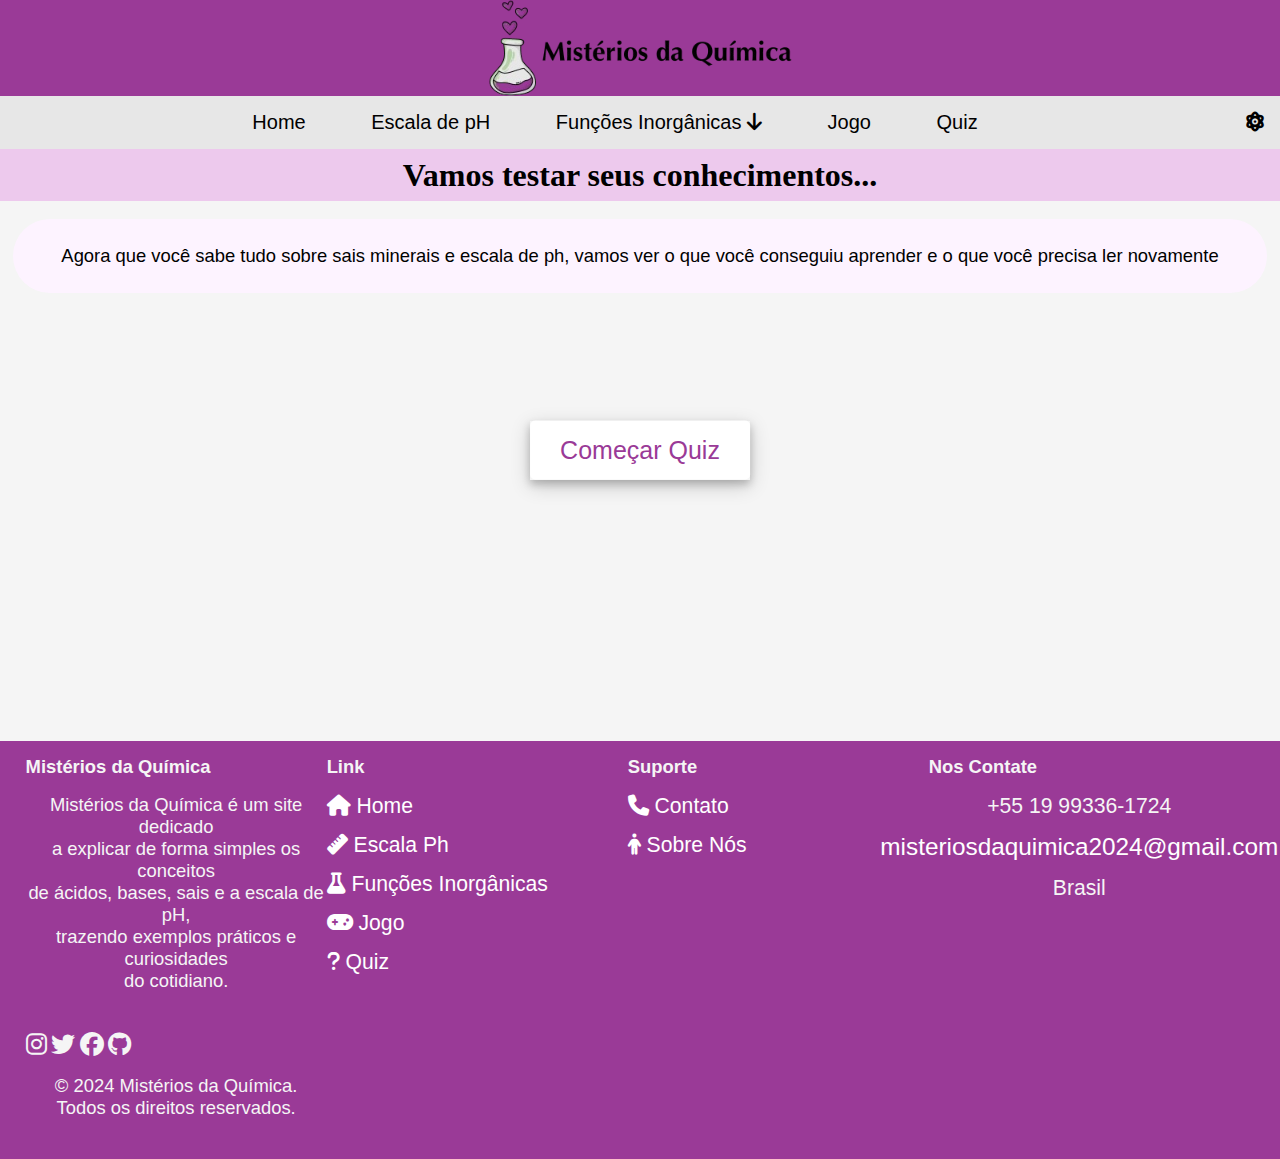
<file: Mistérios_da_Quimica/Quiz/index.html>
<!DOCTYPE html>
<html lang="en">
<head>
    <meta charset="UTF-8">
    <meta name="viewport" content="width=device-width, initial-scale=1.0">
    <meta name="viewport" content="width=device-width, initial-scale=1.0">
    <meta name="description" content="MySkyPower / CREATIVE PRODUCTION GROUP We are the producers of your ideas. The workshop – the craftsmen – the designers – the engineers. Together we are one. One group of talented people who harness the power to build big ideas. From handmade to high- tech. With you we create. Bring us your ideas, designs, and dreams and we will build them. Whatever the scale. EVERY DAY WE BUILD BIG IDEAS We are MySkyPower." />
    <meta property="og:title" content="My Sky Power | MSP />">
    <meta property="og:description" content="MySkyPower / CREATIVE PRODUCTION GROUP We are the producers of your ideas. The workshop – the craftsmen – the designers – the engineers. Together we are one. One group of talented people who harness the power to build big ideas. From handmade to high- tech. With you we create. Bring us your ideas, designs, and dreams and we will build them. Whatever the scale. EVERY DAY WE BUILD BIG IDEAS We are MySkyPower." />
    <meta property="og:type" content="website" />
    <meta property="og:url" content="https://www.myskypower.net/" />
    <link rel="icon" href="./images/icone.ico" type="image/x-icon">
    <title>M&Q ||</title>
    <link rel="stylesheet" href="style.css">
    
    <link rel="stylesheet" href="https://cdnjs.cloudflare.com/ajax/libs/font-awesome/6.6.0/css/all.min.css"/>
</head>
<body>
    <header>
        <nav>
            <img class="imagem" src="./images/Quimica.png">
            <div class="menu">
                <ul>
                    <li><a href="../home/quimica.html">Home</a></li>
                    <li><a href="../Escala_PH/escala/index.html">Escala de pH</a></li>
                    <li class="dropdown">
                        <a href="#">Funções Inorgânicas <i class="fa-solid fa-arrow-down"></i></a>
                        <div class="dropdown-menu">
                            <a href="../Sais/cards_sais.html">Sais</a>
                            <a href="../Bases/cards_bases.html">Bases</a>
                            <a href="../Ácidos/cards_acidos.html">Ácidos</a>
                        </div>
                    </li>
                    <li><a href="../trabalho_quimica/jogoquimica.php">Jogo</a></li>
                    <li><a href="../Quiz/index.html"><b>Quiz</b></a></li>
                    <li class="direita">
                        <a href="../sobre_nos/index.html"><i class="fa-solid fa-atom"></i></a>
                    </li>
                </ul>
            </div>
        </nav>
    </header>
    <body>
        <article>
            <div>
                <div>
                    <div>
                        <h1>Vamos testar seus conhecimentos...</h1>
                        <br>
                    </div>
                    <div class="content">
        
        <p>Agora que você sabe tudo sobre sais minerais 
            e escala de ph, vamos ver o que você conseguiu aprender e o que você precisa ler novamente</p>
    
    <div class="start_btn"><button>Começar Quiz</button></div>

    <div class="info_box">
        <div class="info-title"><span>Regras do Nosso Quiz</span></div>
        <div class="info-list">
                <div class="info">1. Você terá cerca de <span>1:30 minutos</span> para respoder cada questão</div>
                <div class="info">2. Uma vez que você selecionou sua resposta, não vai poderá ser desfeito</div>
                <div class="info">3. Você não pode selecionar uma resposta se o tempo acabar</div>
                <div class="info">4. Você não pode sair do quiz depois que começar</div>
                <div class="info">5. Será gerado uma pontuação com base em seus acertos e erros</div>
        </div>  
        <div class="buttons">
                <button class="quit">Sair do Quiz</button>
                <button class="restart">Começar</button>
        </div>
    </div>


    
    <div class="quiz_box">
        <header>
            <div class="title">Quiz Mistério da Matéria</div>
            <div class="timer">
                <div class="time_left_txt">Tempo restante</div>
                <div class="timer_sec">90</div>
            </div>
            <div class="time_line"></div>
        </header>
        <section>
            <div class="que_text">
                
            </div>
            <div class="option_list">
               
            </div>
        </section>

        
        <footer class="quiz-footer">
            <div class="total_que">
 
            </div>
            <button class="next_btn">Próxima</button>
        </footer>
    </div>

    <div class="result_box">
        <div class="icon">
            <i class="fas fa-crown"></i>
        </div>
        <div class="complete_text">Você terminou o Quiz!</div>
        <div class="score_text">
          
        </div>
        <div class="buttons">
            <button class="restart">Recomeçar</button>
            <button class="quit">Sair</button>
        </div>
    </div>

    
    <script src="js/questions.js"></script>

    
    <script src="js/script.js"></script>
</div>
    <div>
    </div>
</div>
</div>
</div>
</div>
</div>
</article>

        <footer class="footer-pag">
            <div class="container">
                        <ul>
                            <h3>Mistérios da Química</h3>
                            <p>Mistérios da Química é um site dedicado
                                <br>a explicar de forma simples os conceitos<br>de ácidos, bases, sais e a escala de pH,
                                <br> trazendo exemplos práticos e curiosidades<br>do cotidiano.
                            </p>
                            <div class="redes-sociais">
                                <i class="fa-brands fa-instagram"></i>
                                <i class="fa-brands fa-twitter"></i>
                                <i class="fa-brands fa-facebook"></i>
                                <i class="fa-brands fa-github"></i>
                            </div>
                            <br />
                            <p>© 2024 Mistérios da Química. <br>Todos os direitos reservados.</p>
                        </ul>
                        <ul>
                            <h3>Link</h3>
                            <li><a href="../home/quimica.html"><i class="fa-solid fa-house"></i> Home</a></li>
                            <li><a href="../Escala_PH/escala/index.html"><i class="fa-solid fa-ruler"></i> Escala Ph</a></li>
                            <li><a href="#"><i class="fa-solid fa-flask"></i> Funções Inorgânicas</a></li>
                            <li><a href="../trabalho_quimica/jogoquimica.php"><i class="fa-solid fa-gamepad"></i> Jogo</a></li>
                            <li><a href="../Quiz/index.html"><i class="fa-solid fa-question"></i> Quiz</a></li>
                        </ul>
                        <ul>
                            <h3>Suporte</h3>
                            <li><a href="#"><i class="fa-solid fa-phone"></i> Contato</a></li>
                            <li><a href="../sobre_nos/index.html"><i class="fa-solid fa-person"></i> Sobre Nós</a></li>
                        </ul>
                        <ul>
                            <h3>Nos Contate</h3>
                            <li>
                                <p>+55 19 99336-1724</p>
                            </li>
                            <li>
                                <p><a href="mailto:misteriosdaquimica2024@gmail.com">misteriosdaquimica2024@gmail.com</a></p>
                            </li>
                            <li>
                                <p>Brasil</p>
                            </li>
                        </ul>
            </div>


        </footer>
    </div>


    
</body>
</html>
</file>
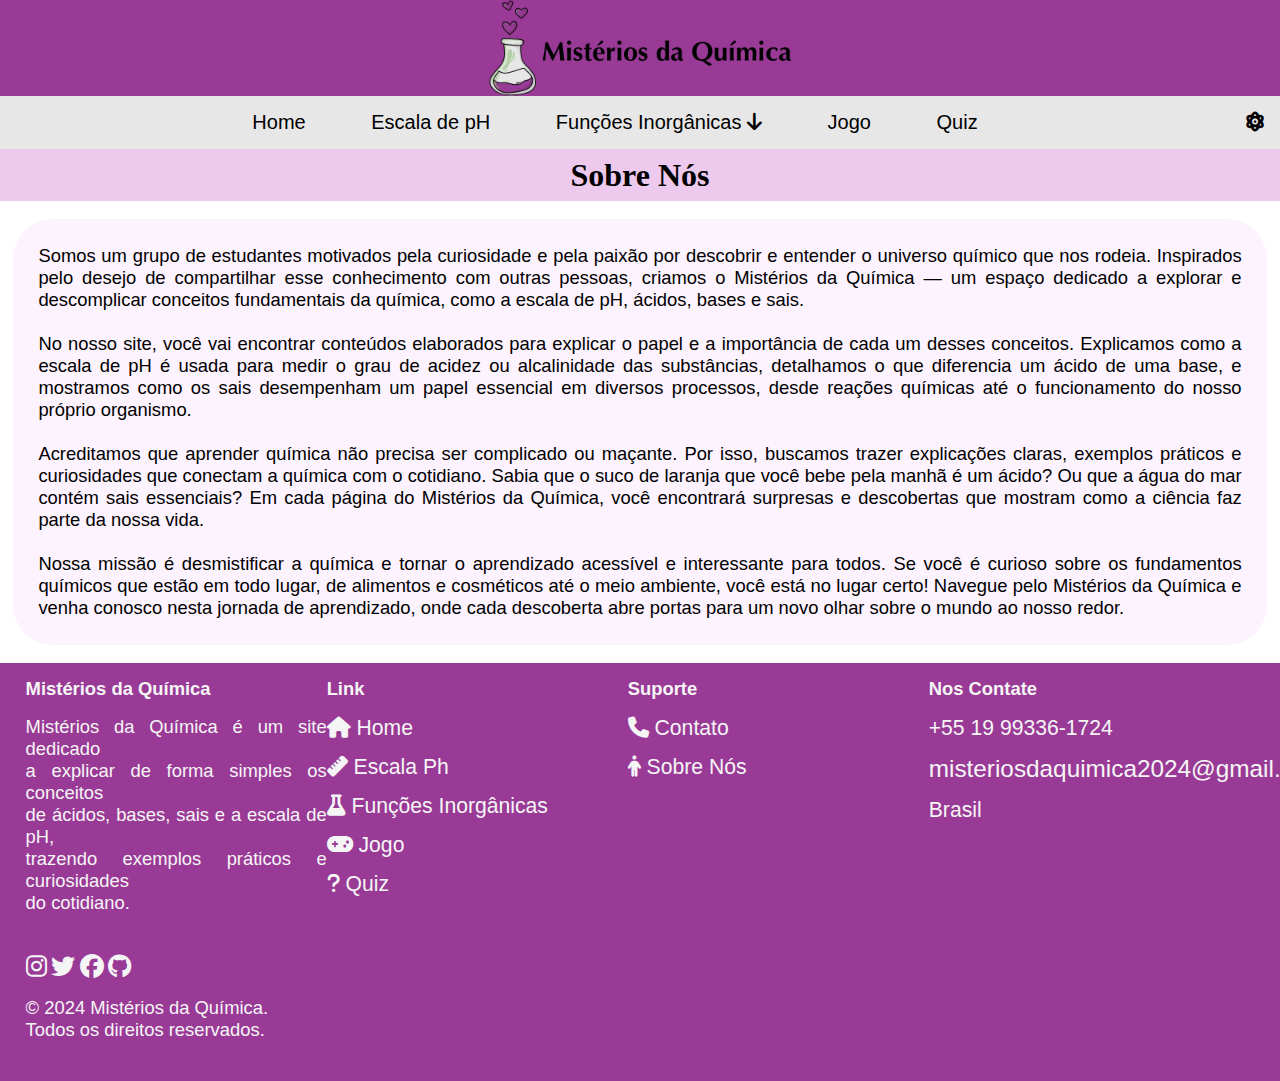
<file: Mistérios_da_Quimica/sobre_nos/index.html>
<!DOCTYPE html>
<html lang="en">
<head>
    <meta charset="UTF-8">
    <meta name="viewport" content="width=device-width, initial-scale=1.0">
    <meta name="viewport" content="width=device-width, initial-scale=1.0">
    <meta name="description" content="MySkyPower / CREATIVE PRODUCTION GROUP We are the producers of your ideas. The workshop – the craftsmen – the designers – the engineers. Together we are one. One group of talented people who harness the power to build big ideas. From handmade to high- tech. With you we create. Bring us your ideas, designs, and dreams and we will build them. Whatever the scale. EVERY DAY WE BUILD BIG IDEAS We are MySkyPower." />
    <meta property="og:title" content="My Sky Power | MSP />">
    <meta property="og:description" content="MySkyPower / CREATIVE PRODUCTION GROUP We are the producers of your ideas. The workshop – the craftsmen – the designers – the engineers. Together we are one. One group of talented people who harness the power to build big ideas. From handmade to high- tech. With you we create. Bring us your ideas, designs, and dreams and we will build them. Whatever the scale. EVERY DAY WE BUILD BIG IDEAS We are MySkyPower." />
    <meta property="og:type" content="website" />
    <meta property="og:url" content="https://www.myskypower.net/" />
    <link rel="icon" href="/sobre_nos/images/icone.ico" type="image/x-icon">
    <title>M&Q ||</title>
    <link rel="stylesheet" href="style.css">
    
    <link rel="stylesheet" href="https://cdnjs.cloudflare.com/ajax/libs/font-awesome/6.6.0/css/all.min.css"/>
</head>
<body>
    <header>
        <nav>
            <img class="imagem" src="./images/Quimica.png">
            <div class="menu">
                <ul>
                    <li><a href="../home/quimica.html">Home</a></li>
                    <li><a href="../Escala_PH/escala/index.html">Escala de pH</a></li>
                    <li class="dropdown">
                        <a href="#">Funções Inorgânicas <i class="fa-solid fa-arrow-down"></i></a>
                        <div class="dropdown-menu">
                            <a href="../Sais/cards_sais.html">Sais</a>
                            <a href="../Bases/cards_bases.html">Bases</a>
                            <a href="../Ácidos/cards_acidos.html">Ácidos</a>
                        </div>
                    </li>
                    <li><a href="../trabalho_quimica/jogoquimica.php">Jogo</a></li>
                    <li><a href="../Quiz/index.html">Quiz</a></li>
                    <li class="direita">
                        <a href="3"><i class="fa-solid fa-atom"></i></a>
                    </li>
                </ul>
            </div>
        </nav>
    </header>
    <body>
        <div>
        <h1>Sobre Nós</h1>
        <br>
        </div>
        <article>
            <div>
                <div>
                    <div class="content">
      <p>Somos um grupo de estudantes motivados pela curiosidade e pela paixão por descobrir e entender o universo químico que nos rodeia. Inspirados pelo desejo de compartilhar esse conhecimento com outras pessoas, criamos o Mistérios da Química — um espaço dedicado a explorar e descomplicar conceitos fundamentais da química, como a escala de pH, ácidos, bases e sais.

        <br><br>No nosso site, você vai encontrar conteúdos elaborados para explicar o papel e a importância de cada um desses conceitos. Explicamos como a escala de pH é usada para medir o grau de acidez ou alcalinidade das substâncias, detalhamos o que diferencia um ácido de uma base, e mostramos como os sais desempenham um papel essencial em diversos processos, desde reações químicas até o funcionamento do nosso próprio organismo.
        
        <br><br>Acreditamos que aprender química não precisa ser complicado ou maçante. Por isso, buscamos trazer explicações claras, exemplos práticos e curiosidades que conectam a química com o cotidiano. Sabia que o suco de laranja que você bebe pela manhã é um ácido? Ou que a água do mar contém sais essenciais? Em cada página do Mistérios da Química, você encontrará surpresas e descobertas que mostram como a ciência faz parte da nossa vida.
        
        <br><br>Nossa missão é desmistificar a química e tornar o aprendizado acessível e interessante para todos. Se você é curioso sobre os fundamentos químicos que estão em todo lugar, de alimentos e cosméticos até o meio ambiente, você está no lugar certo! Navegue pelo Mistérios da Química e venha conosco nesta jornada de aprendizado, onde cada descoberta abre portas para um novo olhar sobre o mundo ao nosso redor.
        </p>
        
        </div>
        </div>
        </div>
        </article>
        <br>
        <footer class="footer-pag">
            <div class="container">
                        <ul>
                            <h3>Mistérios da Química</h3>
                            <p>Mistérios da Química é um site dedicado
                                <br>a explicar de forma simples os conceitos<br>de ácidos, bases, sais e a escala de pH,
                                <br> trazendo exemplos práticos e curiosidades<br>do cotidiano.
                            </p>
                            <div class="redes-sociais">
                                <i class="fa-brands fa-instagram"></i>
                                <i class="fa-brands fa-twitter"></i>
                                <i class="fa-brands fa-facebook"></i>
                                <i class="fa-brands fa-github"></i>
                            </div>
                            <br />
                            <p>© 2024 Mistérios da Química. <br>Todos os direitos reservados.</p>
                        </ul>
                        <ul>
                            <h3>Link</h3>
                            <li><a href="../home/quimica.html"><i class="fa-solid fa-house"></i> Home</a></li>
                            <li><a href="../Escala_PH/escala/index.html"><i class="fa-solid fa-ruler"></i> Escala Ph</a></li>
                            <li><a href="#"><i class="fa-solid fa-flask"></i> Funções Inorgânicas</a></li>
                            <li><a href="../trabalho_quimica/jogoquimica.php"><i class="fa-solid fa-gamepad"></i> Jogo</a></li>
                            <li><a href="../Quiz/index.html"><i class="fa-solid fa-question"></i> Quiz</a></li>
                        </ul>
                        <ul>
                            <h3>Suporte</h3>
                            <li><a href="#"><i class="fa-solid fa-phone"></i> Contato</a></li>
                            <li><a href=""><i class="fa-solid fa-person"></i> Sobre Nós</a></li>
                        </ul>
                        <ul>
                            <h3>Nos Contate</h3>
                            <li>
                                <p>+55 19 99336-1724</p>
                            </li>
                            <li>
                                <p><a href="mailto:misteriosdaquimica2024@gmail.com">misteriosdaquimica2024@gmail.com</a></p>
                            </li>
                            <li>
                                <p>Brasil</p>
                            </li>
                        </ul>
                    </div>


        </footer>
    </div>


    
</body>
</html>
</file>
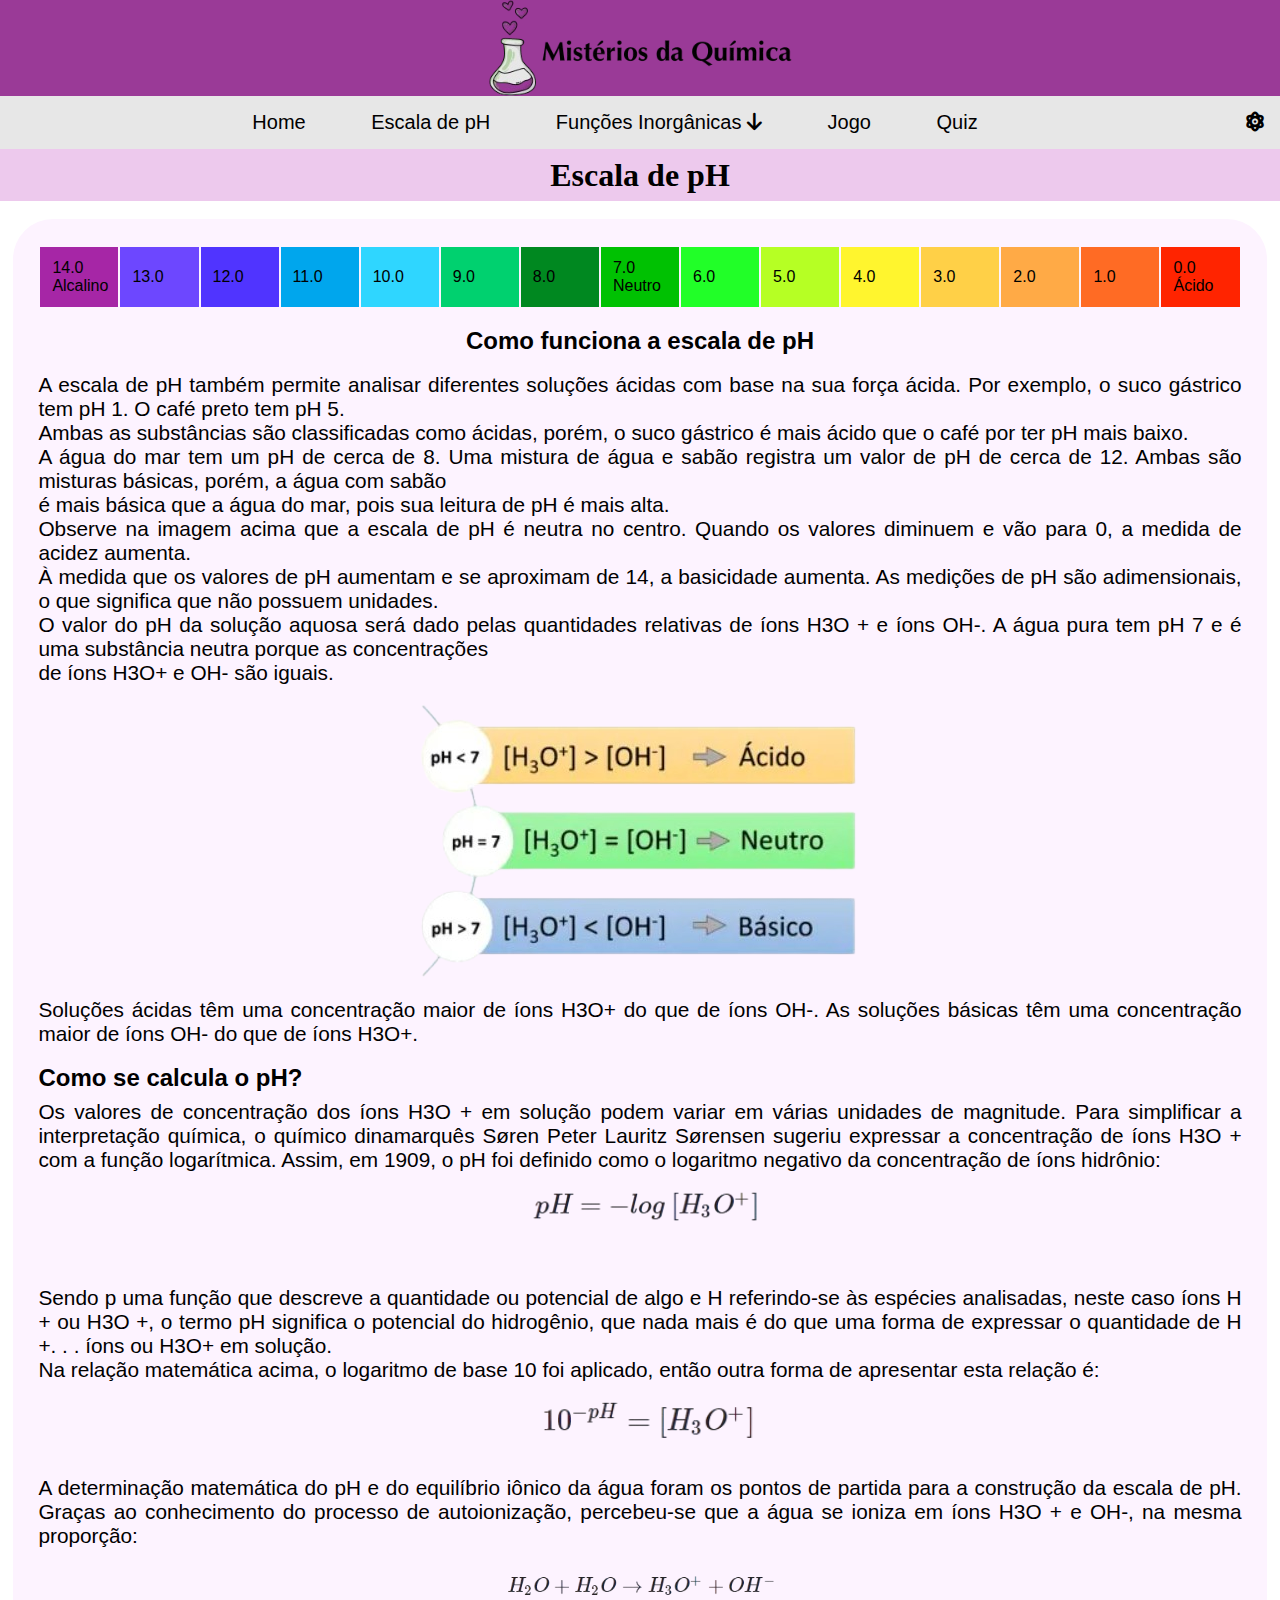
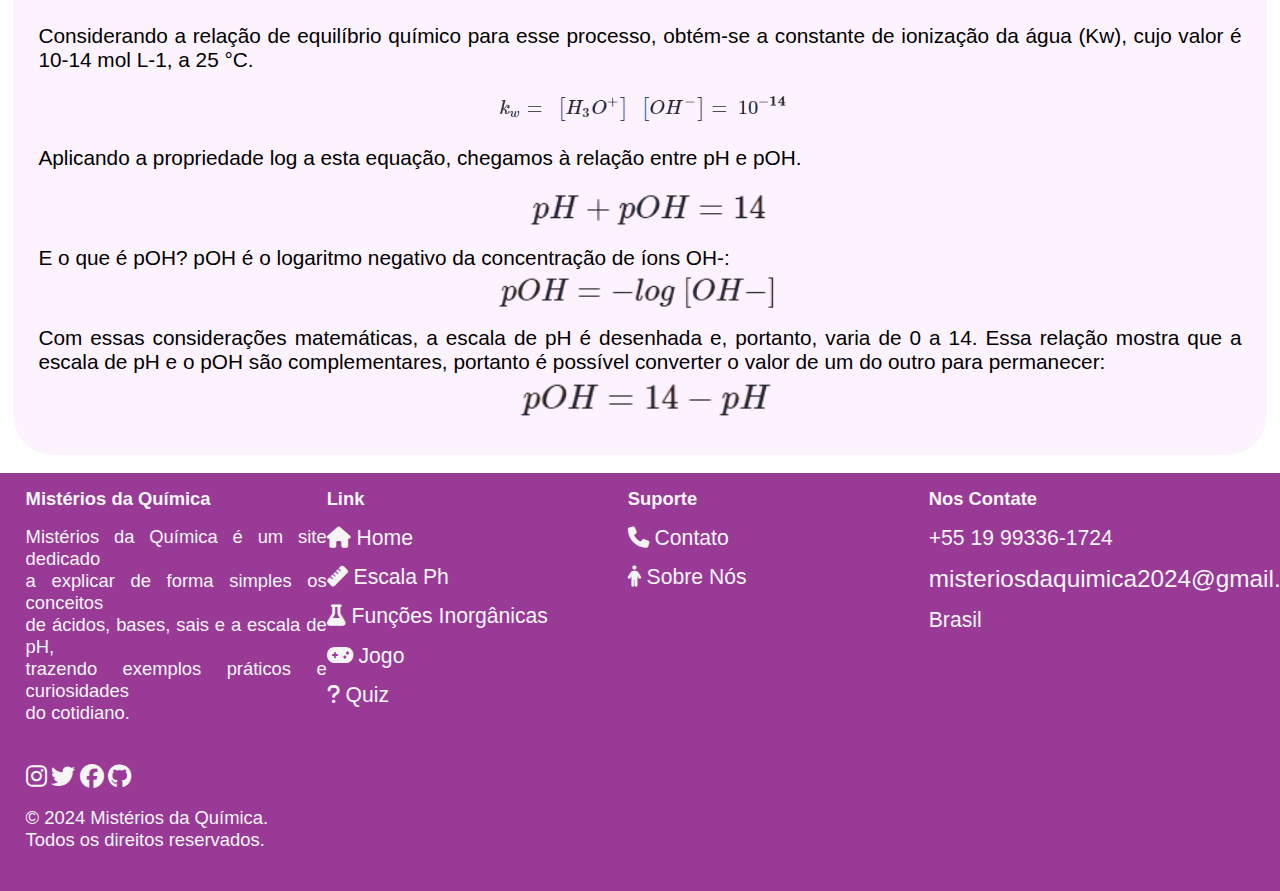
<file: Mistérios_da_Quimica/Escala_PH/escala/index.html>
<!DOCTYPE html>
<html lang="pt-br">

<head>
    <meta charset="UTF-8">
    <meta name="viewport" content="width=device-width, initial-scale=1.0">
    <link rel="stylesheet" href="https://cdnjs.cloudflare.com/ajax/libs/font-awesome/6.1.1/css/all.min.css">
    <link rel="stylesheet" type="text/css" href="copia.css">
    <link rel="icon" href="images/icone.ico" type="image/x-icon">
    <title>M&Q ||</title>
</head>

<body>
    <nav>
        <img class="imagem" src="Quimica.png">
        <div class="menu">
            <ul>
                <li><a href="../../home/quimica.html">Home</a></li>
                <li><a href="../../Escala_PH/escala/index.html"><b>Escala de pH</b></a></li>
                <li class="dropdown">
                    <a href="#">Funções Inorgânicas <i class="fa-solid fa-arrow-down"></i></a>
                    <div class="dropdown-menu">
                        <a href="../../Sais/cards_sais.html">Sais</a>
                        <a href="../../Bases/cards_bases.html">Bases</a>
                        <a href="../../Ácidos/cards_acidos.html">Ácidos</a>
                    </div>
                </li>
                <li><a href="../../trabalho_quimica/jogoquimica.php">Jogo</a></li>
                <li><a href="../../Quiz/index.html">Quiz</a></li>
                <li class="direita">
                    <a href="../../sobre_nos/index.html"><i class="fa-solid fa-atom"></i></a>
                </li>
            </ul>
        </div>
    </nav>

    <div>
        <div class="titulo">
            <h1>Escala de pH</h1>
            <br>
        </div>
        <article>
            <div>
                <div>
                    <div class="content">

                        <div class="table">

                            <table>
                                <tr>
                                    <td class="fourteen">14.0 Alcalino</td>
                                    <td class="thirteen">13.0</td>
                                    <td class="twelve">12.0</td>
                                    <td class="eleven">11.0</td>
                                    <td class="ten">10.0</td>
                                    <td class="nine">9.0</td>
                                    <td class="eight">8.0</td>
                                    <td class="seven">7.0 Neutro</td>
                                    <td class="six">6.0</td>
                                    <td class="five">5.0</td>
                                    <td class="four">4.0</td>
                                    <td class="three">3.0</td>
                                    <td class="two">2.0</td>
                                    <td class="one">1.0</td>
                                    <td class="zero">0.0 <br />Ácido</td>
                                </tr>
                            </table>
                            <br>
                        </div>
                        <h2>Como funciona a escala de pH</h2>
                        <br>
                        <p>A escala de pH também permite analisar diferentes soluções ácidas com base na sua força
                            ácida. Por exemplo, o suco gástrico tem pH 1. O café preto tem pH 5. <br>Ambas as
                            substâncias são classificadas como ácidas, porém, o suco gástrico é mais ácido que o café
                            por ter pH mais baixo.
                            <br> A água do mar tem um pH de cerca de 8. Uma mistura de água e sabão registra um valor de
                            pH de cerca de 12. Ambas são misturas básicas, porém, a água com sabão <br> é mais básica
                            que a água do mar, pois sua leitura de pH é mais alta.
                            <br>Observe na imagem acima que a escala de pH é neutra no centro. Quando os valores
                            diminuem e vão para 0, a medida de acidez aumenta. <br>À medida que os valores de pH
                            aumentam e se aproximam de 14, a basicidade aumenta. As medições de pH são adimensionais, o
                            que significa que não possuem unidades.
                            <br>O valor do pH da solução aquosa será dado pelas quantidades relativas de íons H3O + e
                            íons OH-. A água pura tem pH 7 e é uma substância neutra porque as concentrações <br>de íons
                            H3O+ e OH- são iguais.
                        </p>
                        <img src="meio.png">
                        <p>Soluções ácidas têm uma concentração maior de íons H3O+ do que de íons OH-. As soluções
                            básicas têm uma concentração maior de íons OH- do que de íons H3O+.</p>
                        <br>
                        <h2 class="esquerda"><b>Como se calcula o pH?</b></h2><br><br>
                        <p>Os valores de concentração dos íons H3O + em solução podem variar em várias unidades de
                            magnitude. Para simplificar a interpretação química, o químico dinamarquês Søren Peter
                            Lauritz Sørensen sugeriu expressar a concentração de íons H3O + com a função logarítmica.
                            Assim, em 1909, o pH foi definido como o logaritmo negativo da concentração de íons
                            hidrônio:
                            <img src="images/primeiraconta.png" class="imagem">
                            <br><br>Sendo p uma função que descreve a quantidade ou potencial de algo e H referindo-se
                            às espécies analisadas, neste caso íons H + ou H3O +, o termo pH significa o potencial do
                            hidrogênio, que nada mais é do que uma forma de expressar o quantidade de H +. . . íons ou
                            H3O+ em solução.
                            <br>Na relação matemática acima, o logaritmo de base 10 foi aplicado, então outra forma de
                            apresentar esta relação é: <br>
                            <img src="images/segundaconta.png" class="imagem">
                            <br>A determinação matemática do pH e do equilíbrio iônico da água foram os pontos de
                            partida para a construção da escala de pH. Graças ao conhecimento do processo de
                            autoionização,
                            percebeu-se que a água se ioniza em íons H3O + e OH-, na mesma proporção:
                        </p>
                        <br><img src="images/terceiraconta.png" class="imagem">
                        <br>
                        <p>Considerando a relação de equilíbrio químico para esse processo,
                            obtém-se a constante de ionização da água (Kw),
                            cujo valor é 10-14 mol L-1, a 25 °C.</p><br>
                        <img src="images/setima.png" class="imagem"><br>
                        <p>Aplicando a propriedade log a esta equação, chegamos à relação entre pH e pOH.</p>
                        <img src="images/quarta.png" class="imagem">
                        <p>E o que é pOH? pOH é o logaritmo negativo da concentração de íons OH-:</p>
                        <img src="images/quinta.png" class="imagem">
                        <p>Com essas considerações matemáticas, a escala de pH é desenhada e, portanto, varia de 0 a 14.
                            Essa relação mostra que a escala de pH e o pOH são complementares, portanto é possível
                            converter o valor de um do outro para permanecer:</p>
                        <img src="images/oito.png" class="imagem">
                    </div>
                </div>
            </div>
            <br>
        </article>
        <div>
        <footer>
            <div class="container">
                <ul>
                    <h3>Mistérios da Química</h3>
                    <p>Mistérios da Química é um site dedicado
                        <br>a explicar de forma simples os conceitos<br>de ácidos, bases, sais e a escala de pH,
                        <br> trazendo exemplos práticos e curiosidades<br>do cotidiano.
                    </p>
                    <div class="redes-sociais">
                        <i class="fa-brands fa-instagram"></i>
                        <i class="fa-brands fa-twitter"></i>
                        <i class="fa-brands fa-facebook"></i>
                        <i class="fa-brands fa-github"></i>
                    </div>
                    <br />
                    <p>© 2024 Mistérios da Química. <br>Todos os direitos reservados.</p>
                </ul>
                <ul>
                    <h3>Link</h3>
                    <li><a href="../../home/quimica.html"><i class="fa-solid fa-house"></i> Home</a></li>
                    <li><a href="#"><i class="fa-solid fa-ruler"></i> Escala Ph</a></li>
                    <li><a href="../../Bases/cards_bases.html"><i class="fa-solid fa-flask"></i> Funções Inorgânicas</a></li>
                    <li><a href="../../trabalho_quimica/jogoquimica.php"><i class="fa-solid fa-gamepad"></i> Jogo</a></li>
                    <li><a href="../../Quiz/index.html"><i class="fa-solid fa-question"></i> Quiz</a></li>
                </ul>
                <ul>
                    <h3>Suporte</h3>
                    <li><a href="#"><i class="fa-solid fa-phone"></i> Contato</a></li>
                    <li><a href="../../sobre_nos/index.html"><i class="fa-solid fa-person"></i> Sobre Nós</a></li>
                </ul>
                <ul>
                    <h3>Nos Contate</h3>
                    <li>
                        <p>+55 19 99336-1724</p>
                    </li>
                    <li>
                        <p><a href="mailto:misteriosdaquimica2024@gmail.com">misteriosdaquimica2024@gmail.com</a></p>
                    </li>
                    <li>
                        <p>Brasil</p>
                    </li>
                </ul>
            </div>


        </footer>
    </div>
</body>

</html>
</file>
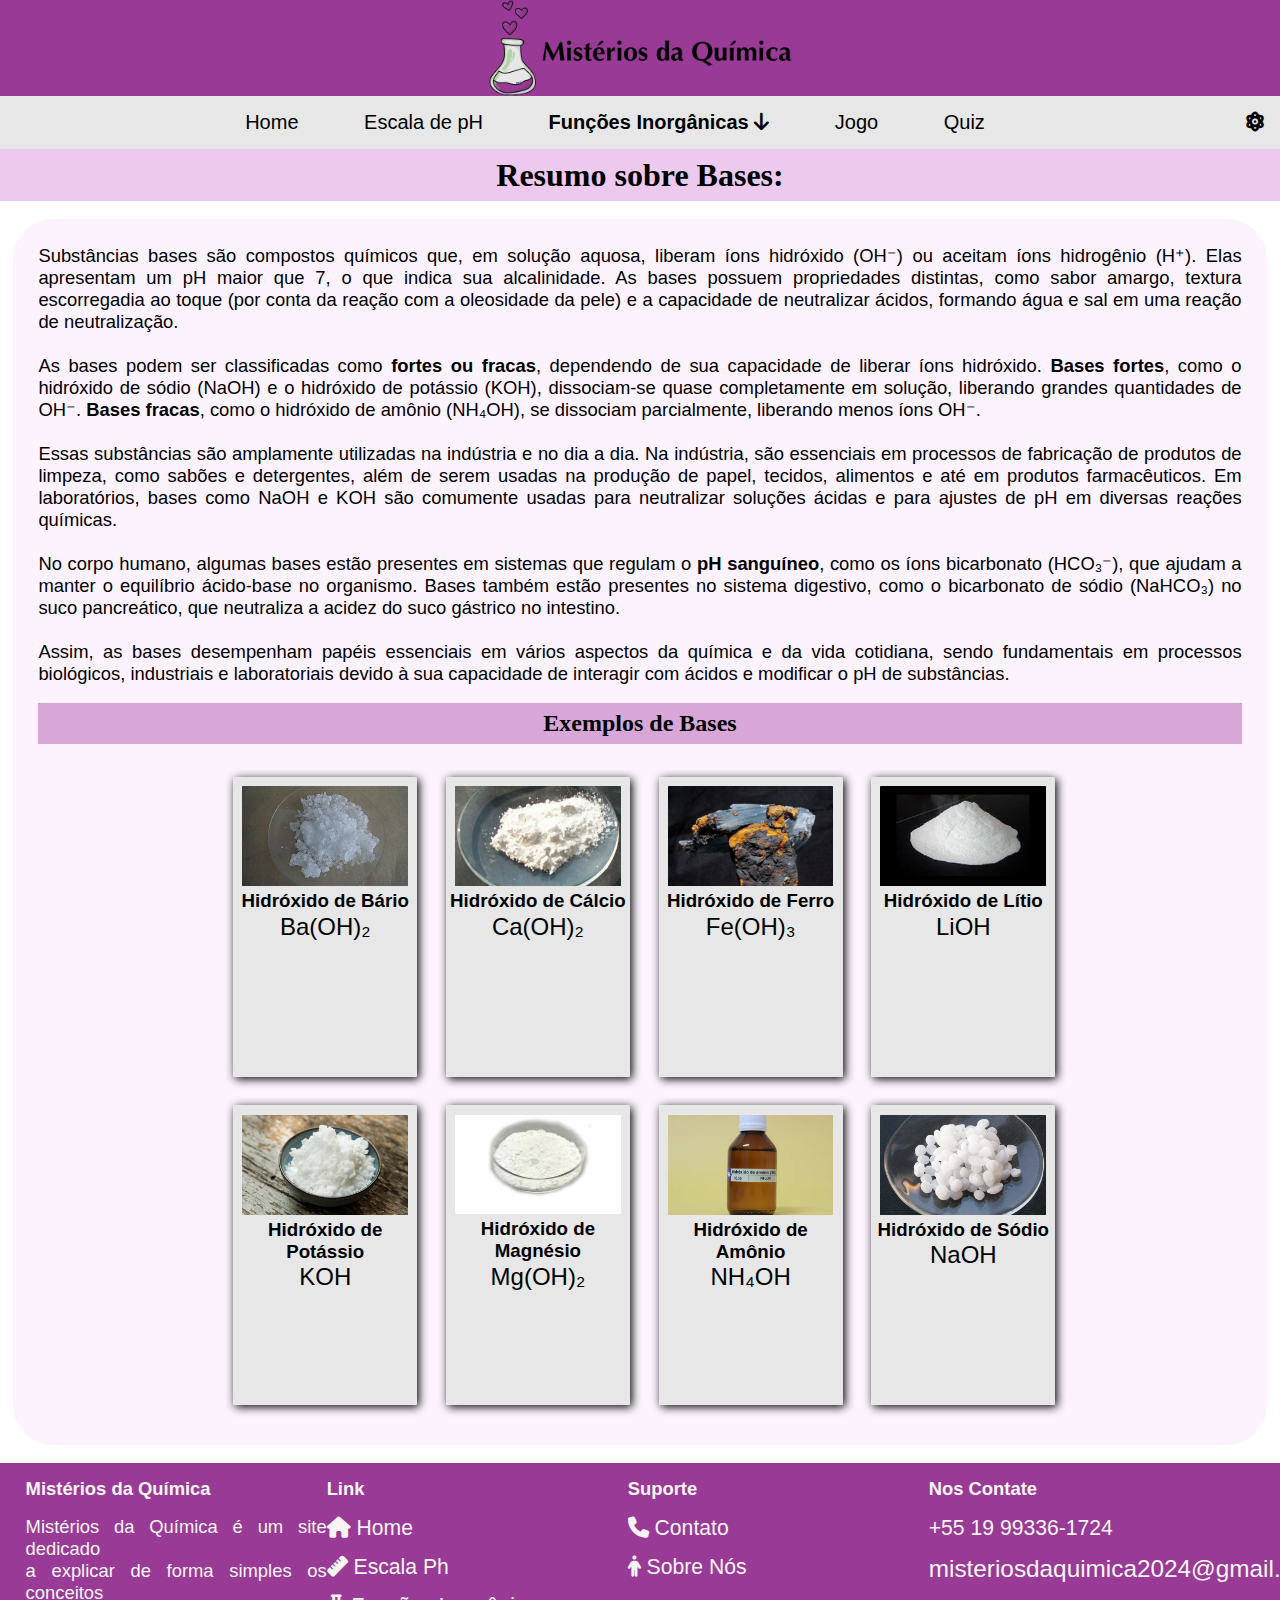
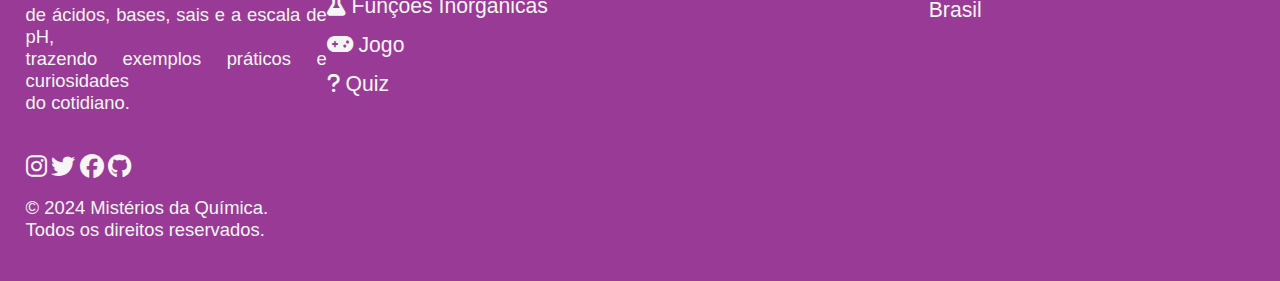
<file: Mistérios_da_Quimica/Bases/cards_bases.html>
<!DOCTYPE html>
<html lang="en">

<head>
    <meta charset="UTF-8">
    <meta name="viewport" content="width=device-width, initial-scale=1.0">
    <link rel="stylesheet" href="https://cdnjs.cloudflare.com/ajax/libs/font-awesome/6.1.1/css/all.min.css">
    <link rel="stylesheet" type="text/css" href="saisstyle.css">
    <link rel="icon" href="images/icone.ico" type="image/x-icon">
    <title>M&Q ||</title>
</head>

<body>
    <nav>
        <img class="imagem" src="images/Quimica.png">
        <div class="menu">
            <ul>
                <li><a href="../home/quimica.html">Home</a></li>
                <li><a href="../Escala_PH/escala/index.html">Escala de pH</a></li>
                <li class="dropdown">
                    <a href=""><b>Funções Inorgânicas </b><i class="fa-solid fa-arrow-down"></i></a>
                    <div class="dropdown-menu">
                        <a href="../Sais/cards_sais.html">Sais</a>
                        <a href="../Bases/cards_bases.html"><b>Bases</b></a>
                        <a href="../Ácidos/cards_acidos.html">Ácidos</a>
                    </div>
                </li>
                <li><a href="../trabalho_quimica/jogoquimica.php">Jogo</a></li>
                <li><a href="../Quiz/index.html">Quiz</a></li>
                <li class="direita">
                    <a href="../sobre_nos/index.html"><i class="fa-solid fa-atom"></i></a>
                </li>
            </ul>
        </div>
    </nav>
    <article>
        <h1>Resumo sobre Bases:</h1>
        <br>
        <div class="content">
            
            <p> Substâncias bases são compostos químicos que, em solução aquosa, liberam íons hidróxido (OH⁻) ou aceitam íons hidrogênio (H⁺). Elas apresentam um pH maior que 7, o que indica sua alcalinidade. As bases possuem propriedades distintas, como sabor amargo, textura escorregadia ao toque (por conta da reação com a oleosidade da pele) e a capacidade de neutralizar ácidos, formando água e sal em uma reação de neutralização.

                <br><br>As bases podem ser classificadas como <strong>fortes ou fracas</strong>, dependendo de sua capacidade de liberar íons hidróxido. <strong>Bases fortes</strong>, como o hidróxido de sódio (NaOH) e o hidróxido de potássio (KOH), dissociam-se quase completamente em solução, liberando grandes quantidades de OH⁻. <strong>Bases fracas</strong>, como o hidróxido de amônio (NH₄OH), se dissociam parcialmente, liberando menos íons OH⁻.
                
                <br><br>Essas substâncias são amplamente utilizadas na indústria e no dia a dia. Na indústria, são essenciais em processos de fabricação de produtos de limpeza, como sabões e detergentes, além de serem usadas na produção de papel, tecidos, alimentos e até em produtos farmacêuticos. Em laboratórios, bases como NaOH e KOH são comumente usadas para neutralizar soluções ácidas e para ajustes de pH em diversas reações químicas.
                
                <br><br>No corpo humano, algumas bases estão presentes em sistemas que regulam o <strong>pH sanguíneo</strong>, como os íons bicarbonato (HCO₃⁻), que ajudam a manter o equilíbrio ácido-base no organismo. Bases também estão presentes no sistema digestivo, como o bicarbonato de sódio (NaHCO₃) no suco pancreático, que neutraliza a acidez do suco gástrico no intestino.
                
                <br><br>Assim, as bases desempenham papéis essenciais em vários aspectos da química e da vida cotidiana, sendo fundamentais em processos biológicos, industriais e laboratoriais devido à sua capacidade de interagir com ácidos e modificar o pH de substâncias.</p>
        <div class="tudo">
        <div class="title">
            <br>
            <h2>Exemplos de Bases</h2>
            <br>
        </div>

        <div class="center">
            <!--Cards2-->
            <div class="cards">
                <div class="card">
                    <div class="image">
                        <img src="./images/Ba(OH)2_octahydrate.jpg">
                    </div>
                    <div class="title">
                        <h3>Hidróxido de Bário</h3>
                        <div class="des">
                            <p>Ba(OH)₂</p>
                        </div>
                    </div>
                </div>

                <!--Cards3-->
                <div class="card">
                    <div class="image">
                        <img src="./images/Calcium_hydroxide.jpg">
                    </div>
                    <div class="title">
                        <h3>Hidróxido de Cálcio</h3>
                        <div class="des">
                            <p>Ca(OH)₂</p>
                        </div>
                    </div>
                </div>

                <!--Cards4-->
                <div class="card">
                    <div class="image">
                        <img src="./images/hidroxido-de-hierro-III.jpg">
                    </div>
                    <div class="title">
                        <h3>Hidróxido de Ferro</h3>
                        <div class="des">
                            <p>Fe(OH)₃</p>
                        </div>
                    </div>
                </div>

                <!--Cards5-->
                <div class="card">
                    <div class="image">
                        <img src="./images/hidroxido-de-litio.jpg">
                    </div>
                    <div class="title">
                        <h3>Hidróxido de Lítio</h3>
                        <div class="des">
                            <p>LiOH</p>
                        </div>
                    </div>
                </div>

                <!--Cards6-->
                <div class="card">
                    <div class="image">
                        <img src="./images/hidroxido-de-potassio-1159057138.jpg">
                    </div>
                    <div class="title">
                        <h3>Hidróxido de Potássio</h3>
                        <div class="des">
                            <p>KOH</p>
                        </div>
                    </div>
                </div>

                <!--Cards7-->
                <div class="card">
                    <div class="image">
                        <img src="./images/Hidróxido de Magnésio (Mg(OH)2).png">
                    </div>
                    <div class="title">
                        <h3>Hidróxido de Magnésio</h3>
                        <div class="des">
                            <p>Mg(OH)₂</p>
                        </div>
                    </div>
                </div>

                <!--Cards8-->
                <div class="card">
                    <div class="image">
                        <img src="./images/Hidróxido_de_ Amônio_(NH4OH).png">
                    </div>
                    <div class="title">
                        <h3>Hidróxido de Amônio</h3>
                        <div class="des">
                            <p>NH₄OH</p>
                        </div>
                    </div>
                </div>
            </div>

            <!--Cards9-->
            <div class="card">
                <div class="image">
                    <img src="./images/Hidróxido_de_Sódio_(NaOH).jpg">
                </div>
                <div class="title">
                    <h3>Hidróxido de Sódio</h3>
                    <div class="des">
                        <p>NaOH</p>
                    </div>
                </div>
            </div>
        </div>
    </div>
    <br>
    <div>
            </div>
        </div>
    </div>
</div>
    </article>
    <br>
        <footer>
            <div class="container">
                <ul>
                    <h3>Mistérios da Química</h3>
                    <p>Mistérios da Química é um site dedicado
                        <br>a explicar de forma simples os conceitos<br>de ácidos, bases, sais e a escala de pH,
                        <br> trazendo exemplos práticos e curiosidades<br>do cotidiano.
                    </p>
                    <div class="redes-sociais">
                        <i class="fa-brands fa-instagram"></i>
                        <i class="fa-brands fa-twitter"></i>
                        <i class="fa-brands fa-facebook"></i>
                        <i class="fa-brands fa-github"></i>
                    </div>
                    <br />
                    <p>© 2024 Mistérios da Química. <br>Todos os direitos reservados.</p>
                </ul>
                <ul>
                    <h3>Link</h3>
                    <li><a href="../home/quimica.html"><i class="fa-solid fa-house"></i> Home</a></li>
                    <li><a href="../Escala_PH/escala/index.html"><i class="fa-solid fa-ruler"></i> Escala Ph</a></li>
                    <li><a href="#"><i class="fa-solid fa-flask"></i> Funções Inorgânicas</a></li>
                    <li><a href="../trabalho_quimica/jogoquimica.php"><i class="fa-solid fa-gamepad"></i> Jogo</a></li>
                    <li><a href="../Quiz/index.html"><i class="fa-solid fa-question"></i> Quiz</a></li>
                </ul>
                <ul>
                    <h3>Suporte</h3>
                    <li><a href="#"><i class="fa-solid fa-phone"></i> Contato</a></li>
                    <li><a href="../sobre_nos/index.html"><i class="fa-solid fa-person"></i> Sobre Nós</a></li>
                </ul>
                <ul>
                    <h3>Nos Contate</h3>
                    <li>
                        <p>+55 19 99336-1724</p>
                    </li>
                    <li>
                        <p><a href="mailto:misteriosdaquimica2024@gmail.com">misteriosdaquimica2024@gmail.com</a></p>
                    </li>
                    <li>
                        <p>Brasil</p>
                    </li>
                </ul>
            </div>
    
    
        </footer>
</div>
</body>

</html>
</file>
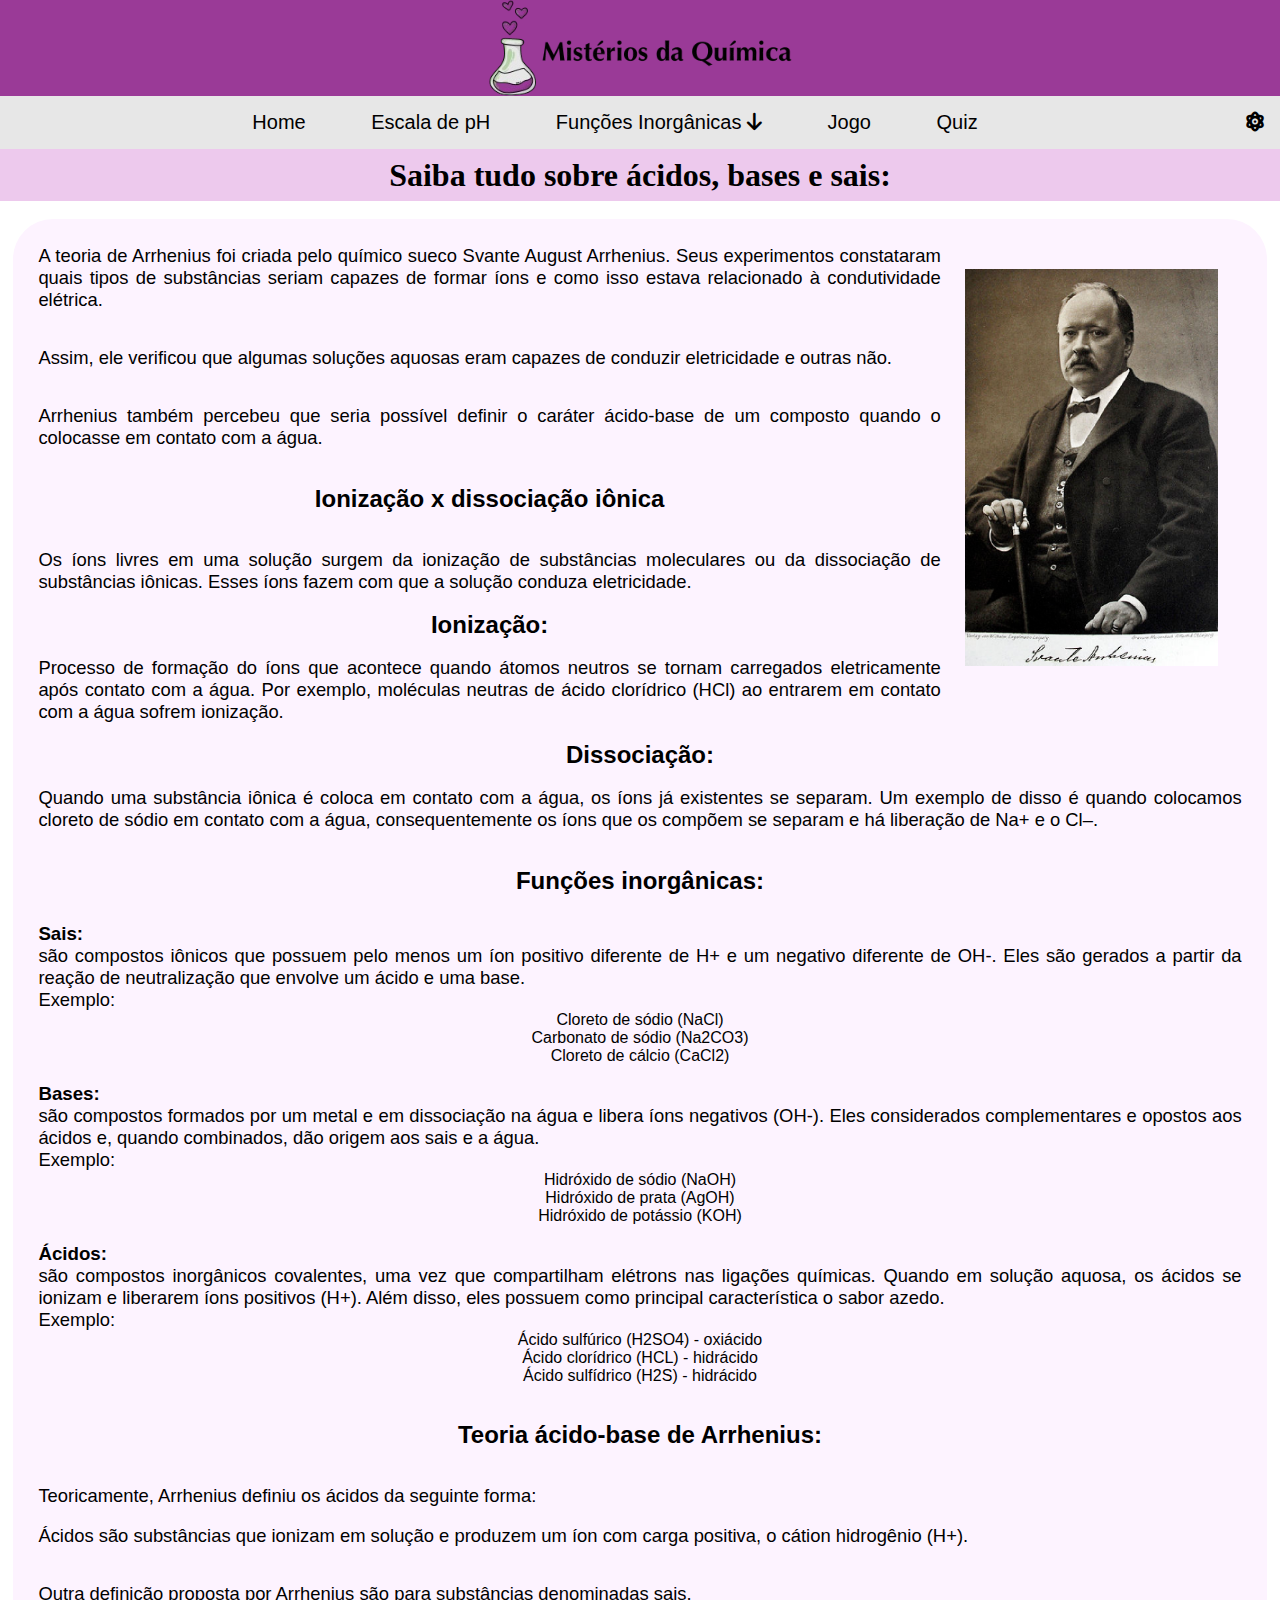
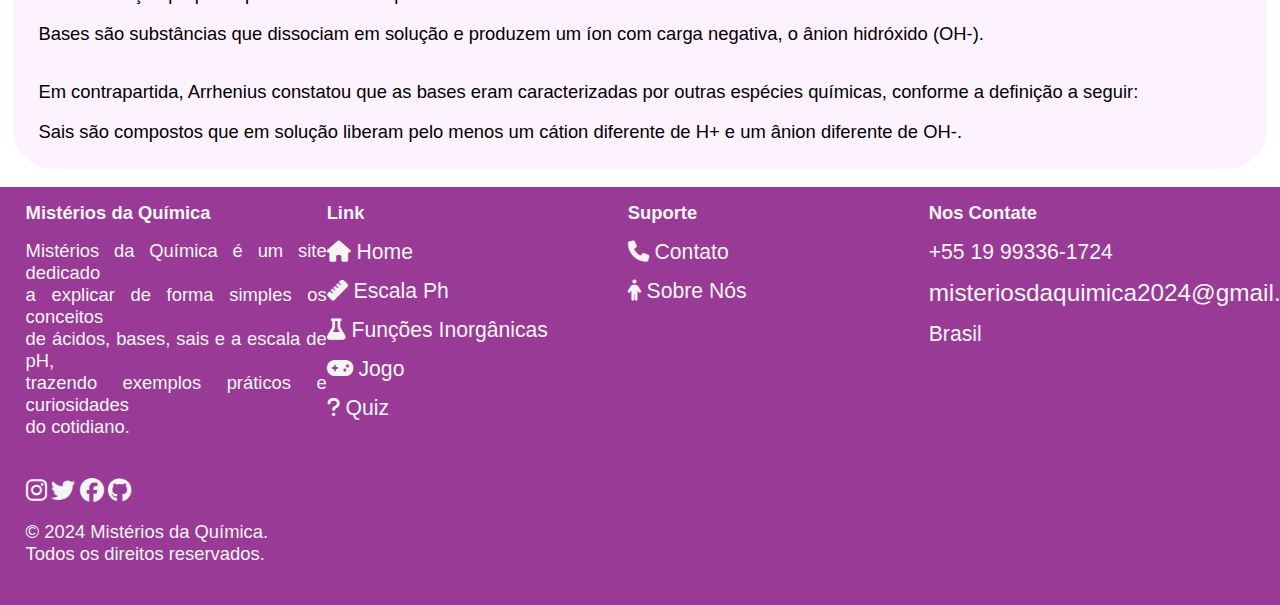
<file: Mistérios_da_Quimica/home/quimica.html>
<!DOCTYPE html>
<html lang="pt-br">

<head>
	<meta charset="UTF-8">
	<meta name="viewport" content="width=device-width, initial-scale=1.0">
	<link rel="stylesheet" href="https://cdnjs.cloudflare.com/ajax/libs/font-awesome/6.1.1/css/all.min.css">
	<link rel="stylesheet" type="text/css" href="quimica.css">
	<link rel="icon" href="./images/icone.ico" type="image/x-icon">
	<title>M&Q ||</title>
</head>

<body>
	<nav>
		<img class="imagem" src="./images/Quimica.png">
		<div class="menu">
			<ul>
				<li><a href="/home/quimica.html"><b>Home</b></a></li>
				<li><a href="../Escala_PH/escala/index.html">Escala de pH</a></li>
				<li class="dropdown">
					<a href="#">Funções Inorgânicas <i class="fa-solid fa-arrow-down"></i></a>
					<div class="dropdown-menu">
						<a href="../Sais/cards_sais.html">Sais</a>
						<a href="../Bases/cards_bases.html">Bases</a>
						<a href="../Ácidos/cards_acidos.html">Ácidos</a>
					</div>
				</li>
				<li><a href="../trabalho_quimica/jogoquimica.php">Jogo</a></li>
				<li><a href="../Quiz/index.html">Quiz</a></li>
				<li class="direita">
					<a href="../sobre_nos/index.html"><i class="fa-solid fa-atom"></i></a>
				</li>
			</ul>
		</div>
	</nav>

	<div>
		<h1>Saiba tudo sobre ácidos, bases e sais:</h1>
		<br />
	</div>
	<article>
		<div>
			<div>
				<div class="content">
					<img class="imagem-ar" src="arrhenius.png">
					<p>A teoria de Arrhenius foi criada pelo químico sueco Svante August Arrhenius. Seus experimentos
						constataram quais tipos de substâncias seriam capazes de formar íons e como isso estava
						relacionado à condutividade elétrica.</p>
					<br /><br />
					<p>Assim, ele verificou que algumas soluções aquosas eram capazes de conduzir eletricidade e outras
						não.</p>
					<br /><br />
					<p>Arrhenius também percebeu que seria possível definir o caráter ácido-base de um composto quando o
						colocasse em contato com a água.</p>
					<br />
					<br />
					<h2>Ionização x dissociação iônica</h2>
					<br />
					<br />
					<p>Os íons livres em uma solução surgem da ionização de substâncias moleculares ou da dissociação de
						substâncias iônicas. Esses íons fazem com que a solução conduza eletricidade.</p>
					<br />
					<h2>Ionização:</h2>
					<br />
					<p>Processo de formação do íons que acontece quando átomos neutros se tornam carregados
						eletricamente após contato com a água. Por exemplo, moléculas neutras de ácido clorídrico (HCl)
						ao entrarem em contato com a água sofrem ionização.</p>
					<br />
					<h2>Dissociação:</h2>
					<br />
					<p>Quando uma substância iônica é coloca em contato com a água, os íons já existentes se separam. Um
						exemplo de disso é quando colocamos cloreto de sódio em contato com a água, consequentemente os
						íons que os compõem se separam e há liberação de Na+ e o Cl–. </p>
					<br />
					<br />
					<h2><b>Funções inorgânicas:</b>
						<h2>
							<br />
							<h3>Sais:</h3>
							<p>são compostos iônicos que possuem pelo menos um íon positivo diferente de H+ e um
								negativo diferente de OH-. Eles são gerados a partir da reação de neutralização que
								envolve um ácido e uma base. </p>
							<p>Exemplo:</p>
							<ul>
								<li>Cloreto de sódio (NaCl)</li>
								<li>Carbonato de sódio (Na2CO3)</li>
								<li>Cloreto de cálcio (CaCl2)</li>
							</ul>
							<br />
							<h3>Bases:</h3>
							<p>são compostos formados por um metal e em dissociação na água e libera íons negativos
								(OH-). Eles considerados complementares e opostos aos ácidos e, quando combinados, dão
								origem aos sais e a água.</p>
							<p>Exemplo:</p>
							<ul>
								<li>Hidróxido de sódio (NaOH)</li>
								<li>Hidróxido de prata (AgOH)</li>
								<li> Hidróxido de potássio (KOH)</li>
							</ul>
							<br />
							<h3>Ácidos:</h3>
							<p>são compostos inorgânicos covalentes, uma vez que compartilham elétrons nas ligações
								químicas. Quando em solução aquosa, os ácidos se ionizam e liberarem íons positivos
								(H+). Além disso, eles possuem como principal característica o sabor azedo.</p>
							<p>Exemplo:</p>
							<ul>
								<li>Ácido sulfúrico (H2SO4) - oxiácido</li>
								<li>Ácido clorídrico (HCL) - hidrácido</li>
								<li>Ácido sulfídrico (H2S) - hidrácido </li>
							</ul>
							<br />
							<br />
							<h2>Teoria ácido-base de Arrhenius:</h2>
							<br />
							<br />
							<p>Teoricamente, Arrhenius definiu os ácidos da seguinte forma:</p>
							<br />
							<p>Ácidos são substâncias que ionizam em solução e produzem um íon com carga positiva, o
								cátion hidrogênio (H+).</p>
							<br />
							<br />
							<p>Outra definição proposta por Arrhenius são para substâncias denominadas sais.</p>
							<br />
							<p>Bases são substâncias que dissociam em solução e produzem um íon com carga negativa, o
								ânion hidróxido (OH-).</p>
							<br />
							<br />
							<p>Em contrapartida, Arrhenius constatou que as bases eram caracterizadas por outras
								espécies químicas, conforme a definição a seguir:</p>
							<br />
							<p>Sais são compostos que em solução liberam pelo menos um cátion diferente de H+ e um ânion
								diferente de OH-.</p>
				</div>
				<br>
			</div>
		</div>
	</article>
	</main>

	<footer>
		<div class="container">
			<ul>
				<h3>Mistérios da Química</h3>
				<p>Mistérios da Química é um site dedicado
					<br>a explicar de forma simples os conceitos<br>de ácidos, bases, sais e a escala de pH,
					<br> trazendo exemplos práticos e curiosidades<br>do cotidiano.
				</p>
				<div class="redes-sociais">
					<i class="fa-brands fa-instagram"></i>
					<i class="fa-brands fa-twitter"></i>
					<i class="fa-brands fa-facebook"></i>
					<i class="fa-brands fa-github"></i>
				</div>
				<br />
				<p>© 2024 Mistérios da Química. <br>Todos os direitos reservados.</p>
			</ul>
			<ul>
				<h3>Link</h3>
				<li><a href="../home/quimica.html"><i class="fa-solid fa-house"></i> Home</a></li>
				<li><a href="../Escala_PH/escala/index.html"><i class="fa-solid fa-ruler"></i> Escala Ph</a></li>
				<li><a href="#"><i class="fa-solid fa-flask"></i> Funções Inorgânicas</a></li>
				<li><a href="../trabalho_quimica/jogoquimica.php"><i class="fa-solid fa-gamepad"></i> Jogo</a></li>
				<li><a href="../Quiz/index.html"><i class="fa-solid fa-question"></i> Quiz</a></li>
			</ul>
			<ul>
				<h3>Suporte</h3>
				<li><a href="#"><i class="fa-solid fa-phone"></i> Contato</a></li>
				<li><a href="../sobre_nos/index.html"><i class="fa-solid fa-person"></i> Sobre Nós</a></li>
			</ul>
			<ul>
				<h3>Nos Contate</h3>
				<li>
					<p>+55 19 99336-1724</p>
				</li>
				<li>
					<p><a href="mailto:misteriosdaquimica2024@gmail.com">misteriosdaquimica2024@gmail.com</a></p>
				</li>
				<li>
					<p>Brasil</p>
				</li>
			</ul>
		</div>


	</footer>
</body>
<html>
</file>
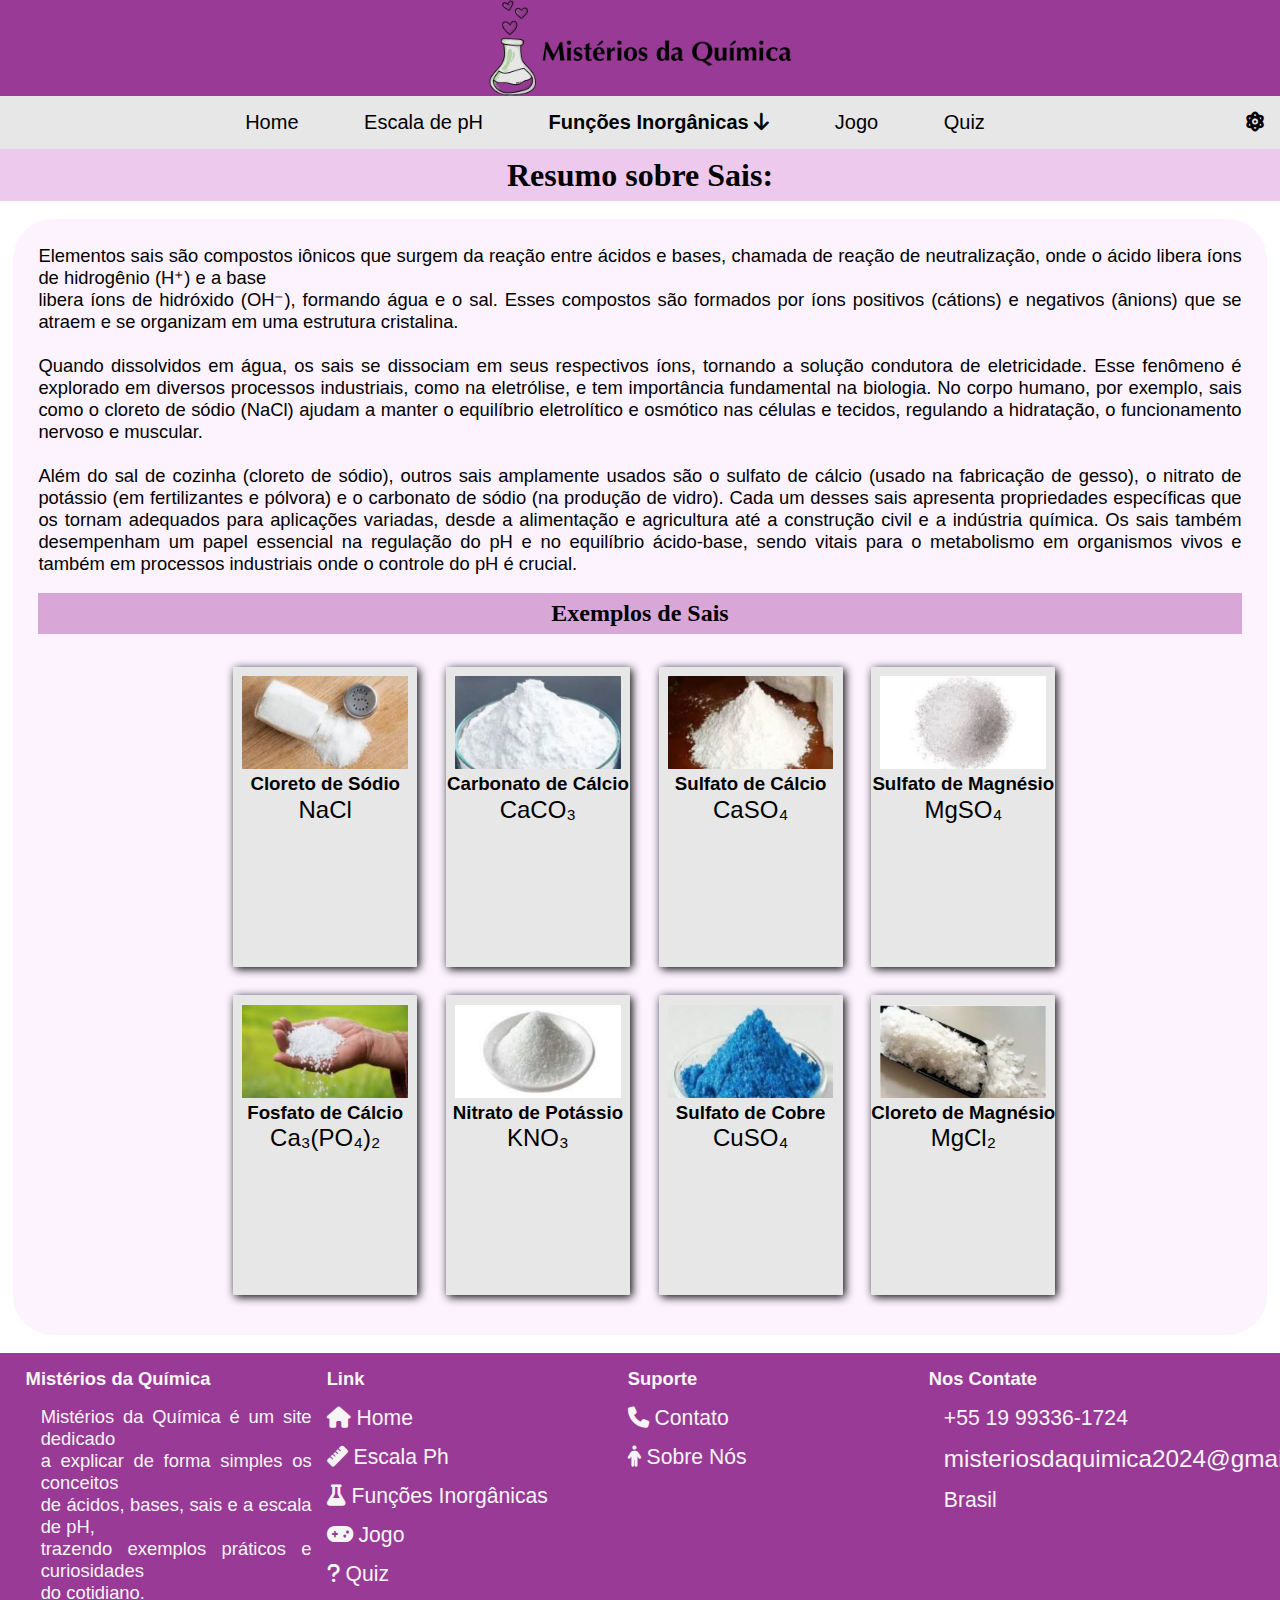
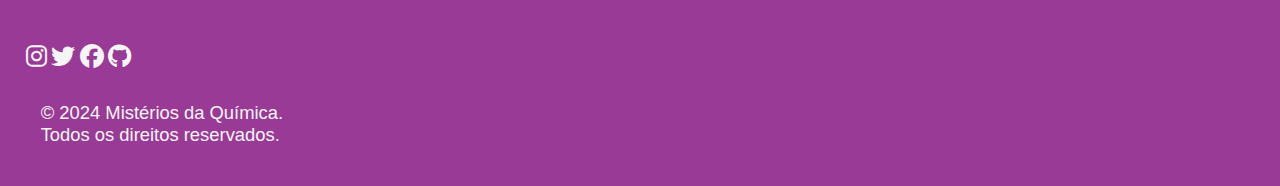
<file: Mistérios_da_Quimica/Sais/cards_sais.html>
<!DOCTYPE html>
<html lang="en">

<head>
    <meta charset="UTF-8">
    <meta name="viewport" content="width=device-width, initial-scale=1.0">
    <link rel="stylesheet" href="https://cdnjs.cloudflare.com/ajax/libs/font-awesome/6.1.1/css/all.min.css">
    <link rel="stylesheet" type="text/css" href="saisstyle.css">
    <link rel="icon" href="images/icone.ico" type="image/x-icon">
    <title>M&Q ||</title>
</head>

<body>
    <nav>
        <img class="imagem" src="images/Quimica.png">
        <div class="menu">
            <ul>
                <li><a href="../home/quimica.html">Home</a></li>
                <li><a href="../Escala_PH/escala/index.html">Escala de pH</a></li>
                <li class="dropdown">
                    <a href=""><b>Funções Inorgânicas </b><i class="fa-solid fa-arrow-down"></i></a>
                    <div class="dropdown-menu">
                        <a href="../Sais/cards_sais.html"><b>Sais</b></a>
                        <a href="../Bases/cards_bases.html">Bases</a>
                        <a href="../Ácidos/cards_acidos.html">Ácidos</a>
                    </div>
                </li>
                <li><a href="../trabalho_quimica/jogoquimica.php">Jogo</a></li>
                <li><a href="../Quiz/index.html">Quiz</a></li>
                <li class="direita">
                    <a href="../sobre_nos/index.html"><i class="fa-solid fa-atom"></i></a>
                </li>
            </ul>
        </div>
    </nav>
    <article>
        <h1>Resumo sobre Sais:</h1>
        <br>
        <div class="content">
                <p>Elementos sais são compostos iônicos que surgem da reação entre ácidos e bases, chamada de reação de neutralização, onde o ácido libera íons de hidrogênio (H⁺) e a base <br>libera íons de hidróxido (OH⁻), 
                    formando água e o sal. Esses compostos são formados por íons positivos (cátions) e negativos (ânions) que se atraem e se organizam em uma estrutura cristalina.
        
                    <br><br>Quando dissolvidos em água, os sais se dissociam em seus 
                    respectivos íons, tornando a solução condutora de eletricidade.
                     Esse fenômeno é explorado em diversos processos industriais, como na eletrólise, e tem importância fundamental na biologia. 
                     No corpo humano, por exemplo, sais como o cloreto de sódio (NaCl) ajudam a manter o equilíbrio eletrolítico e osmótico nas células e tecidos, regulando a hidratação, o funcionamento nervoso e muscular.
                    
                    <br><br>Além do sal de cozinha (cloreto de sódio), outros sais amplamente
                    usados são o sulfato de cálcio (usado na fabricação de gesso), 
                    o nitrato de potássio (em fertilizantes e pólvora) e o carbonato de sódio (na produção de vidro). Cada um desses sais apresenta propriedades específicas que os tornam adequados para aplicações variadas,
                     desde a alimentação e agricultura até a construção civil e a 
                    indústria química.
                    
                    Os sais também desempenham um papel essencial na regulação do pH e 
                    no equilíbrio ácido-base, sendo vitais para o metabolismo em organismos vivos e também em processos industriais onde o controle do pH é crucial.</p>
        <div class="tudo">
        <div class="title">
            <br>
            <h2>Exemplos de Sais</h2>
            <br>
        </div>

        <div class="center">
            <!--Cards2-->
            <div class="cards">
                <div class="card">
                    <div class="image">
                        <img src="../Sais/Cloreto de Sódio.png">
                    </div>
                    <div class="title">
                        <h3>Cloreto de Sódio</h3>
                        <div class="des">
                            <p>NaCl</p>
                        </div>
                    </div>
                </div>

                <!--Cards3-->
                <div class="card">
                    <div class="image">
                        <img src="../Sais/Carbonato de Cálcio.png">
                    </div>
                    <div class="title">
                        <h3> Carbonato de Cálcio</h3>
                        <div class="des">
                            <p>CaCO₃</p>
                        </div>
                    </div>
                </div>

                <!--Cards4-->
                <div class="card">
                    <div class="image">
                        <img src="../Sais/Sulfato de Cálcio.png">
                    </div>
                    <div class="title">
                        <h3>Sulfato de Cálcio</h3>
                        <div class="des">
                            <p>CaSO₄</p>
                        </div>
                    </div>
                </div>

                <!--Cards5-->
                <div class="card">
                    <div class="image">
                        <img src="../Sais/Sulfato de Magnésio.png">
                    </div>
                    <div class="title">
                        <h3>Sulfato de Magnésio</h3>
                        <div class="des">
                            <p>MgSO₄</p>
                        </div>
                    </div>
                </div>

                <!--Cards6-->
                <div class="card">
                    <div class="image">
                        <img src="../Sais/Fosfato de Cálcio.png">
                    </div>
                    <div class="title">
                        <h3>Fosfato de Cálcio</h3>
                        <div class="des">
                            <p>Ca₃(PO₄)₂</p>
                        </div>
                    </div>
                </div>

                <!--Cards7-->
                <div class="card">
                    <div class="image">
                        <img src="../Sais/Nitrato de Potássio.png">
                    </div>
                    <div class="title">
                        <h3>Nitrato de Potássio</h3>
                        <div class="des">
                            <p>KNO₃</p>
                        </div>
                    </div>
                </div>

                <!--Cards8-->
                <div class="card">
                    <div class="image">
                        <img src="../Sais/Sulfato de Cobre.png">
                    </div>
                    <div class="title">
                        <h3>Sulfato de Cobre</h3>
                        <div class="des">
                            <p>CuSO₄</p>
                        </div>
                    </div>
                </div>
            </div>

            <!--Cards9-->
            <div class="card">
                <div class="image">
                    <img src="../Sais/Cloreto de Magnésio.png">
                </div>
                <div class="title">
                    <h3>Cloreto de Magnésio</h3>
                    <div class="des">
                        <p>MgCl₂</p>
                   
                </div>
                </div>
            </div>
        </div>
    </div>
    <br>
    <div>
            </div>
        </div>
    </div>
</div>
    </article>
    <br>
        <footer>
            <div class="container">
                <ul>
                    <h3>Mistérios da Química</h3>
                    <p>Mistérios da Química é um site dedicado
                        <br>a explicar de forma simples os conceitos<br>de ácidos, bases, sais e a escala de pH,
                        <br> trazendo exemplos práticos e curiosidades<br>do cotidiano.
                    </p>
                    <div class="redes-sociais">
                        <i class="fa-brands fa-instagram"></i>
                        <i class="fa-brands fa-twitter"></i>
                        <i class="fa-brands fa-facebook"></i>
                        <i class="fa-brands fa-github"></i>
                    </div>
                    <br />
                    <p>© 2024 Mistérios da Química. <br>Todos os direitos reservados.</p>
                </ul>
                <ul>
                    <h3>Link</h3>
                    <li><a href="../home/quimica.html"><i class="fa-solid fa-house"></i> Home</a></li>
                    <li><a href="../Escala_PH/escala/index.html"><i class="fa-solid fa-ruler"></i> Escala Ph</a></li>
                    <li><a href="#"><i class="fa-solid fa-flask"></i> Funções Inorgânicas</a></li>
                    <li><a href="../trabalho_quimica/jogoquimica.php"><i class="fa-solid fa-gamepad"></i> Jogo</a></li>
                    <li><a href="../Quiz/index.html"><i class="fa-solid fa-question"></i> Quiz</a></li>
                </ul>
                <ul>
                    <h3>Suporte</h3>
                    <li><a href="#"><i class="fa-solid fa-phone"></i> Contato</a></li>
                    <li><a href="../sobre_nos/index.html"><i class="fa-solid fa-person"></i> Sobre Nós</a></li>
                </ul>
                <ul>
                    <h3>Nos Contate</h3>
                    <li>
                        <p>+55 19 99336-1724</p>
                    </li>
                    <li>
                        <p><a href="mailto:misteriosdaquimica2024@gmail.com">misteriosdaquimica2024@gmail.com</a></p>
                    </li>
                    <li>
                        <p>Brasil</p>
                    </li>
                </ul>
            </div>
    
    
        </footer>
</div>
</body>

</html>
</file>
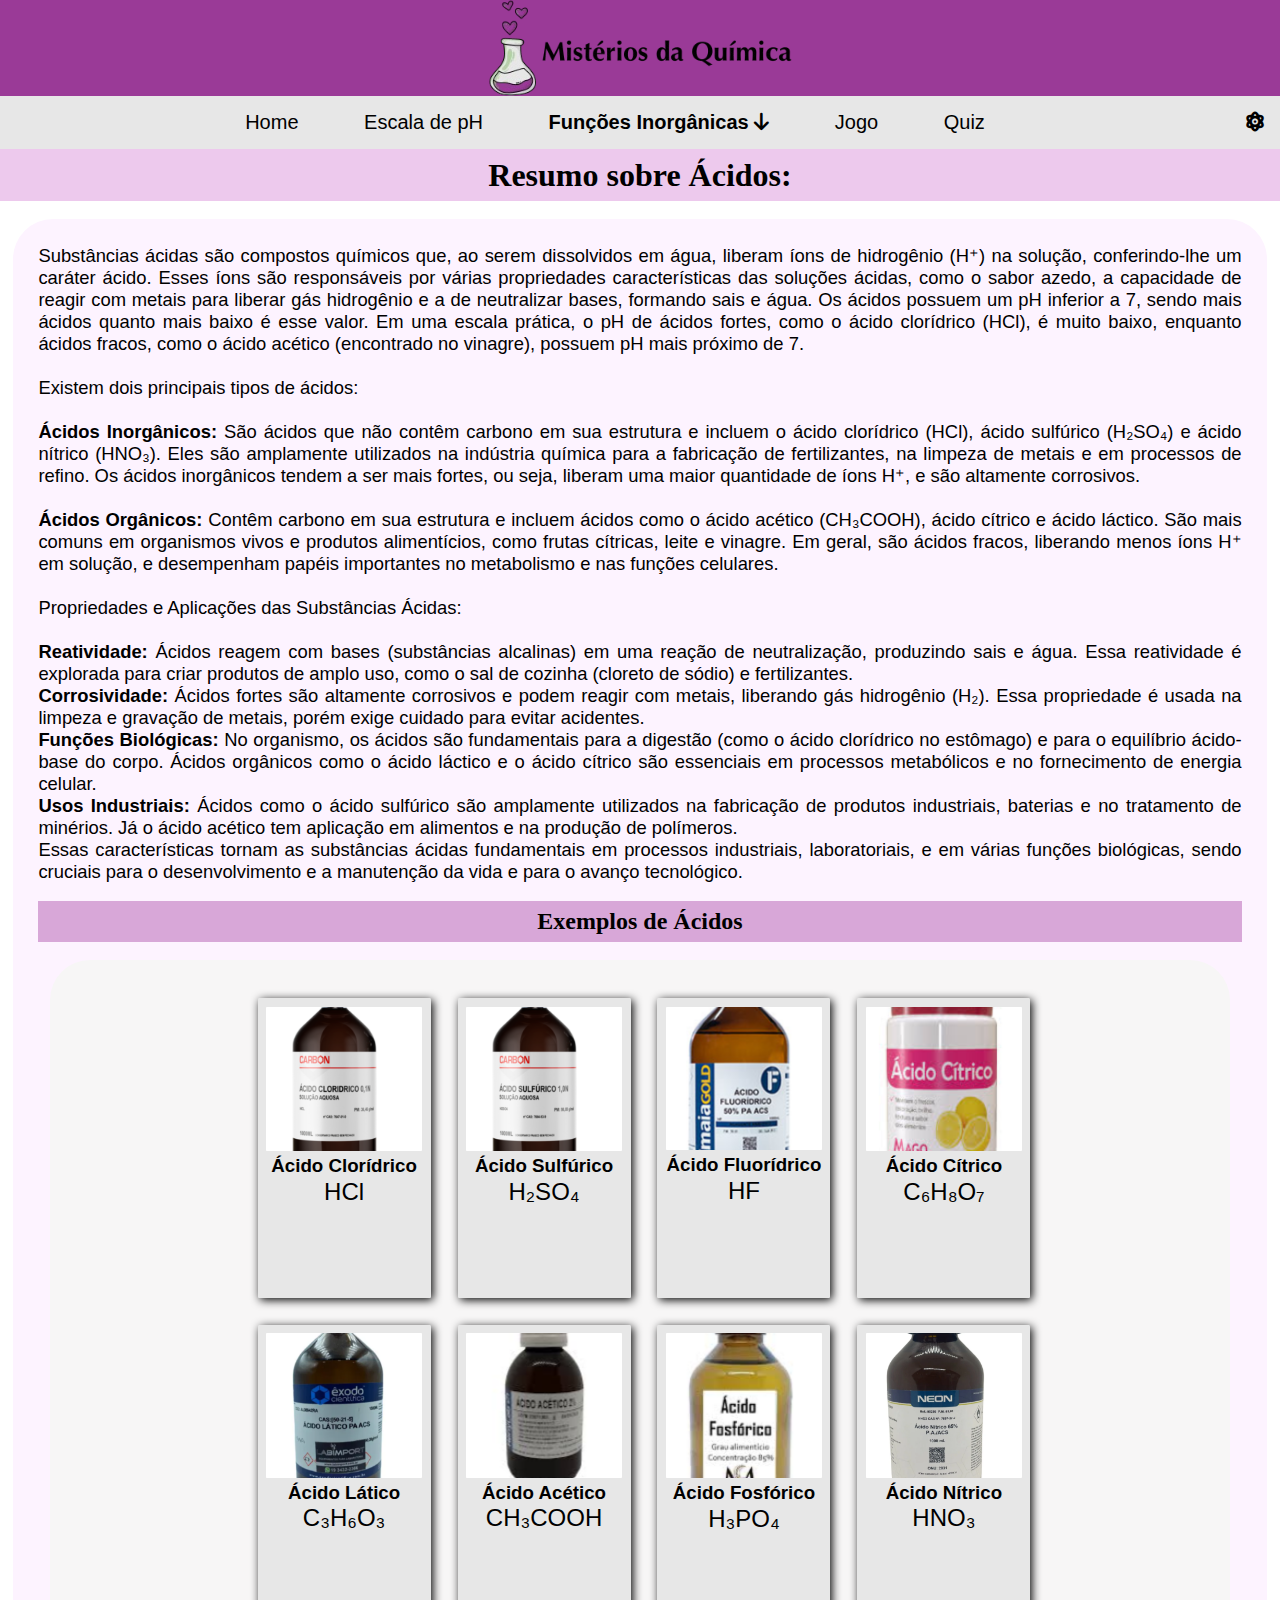
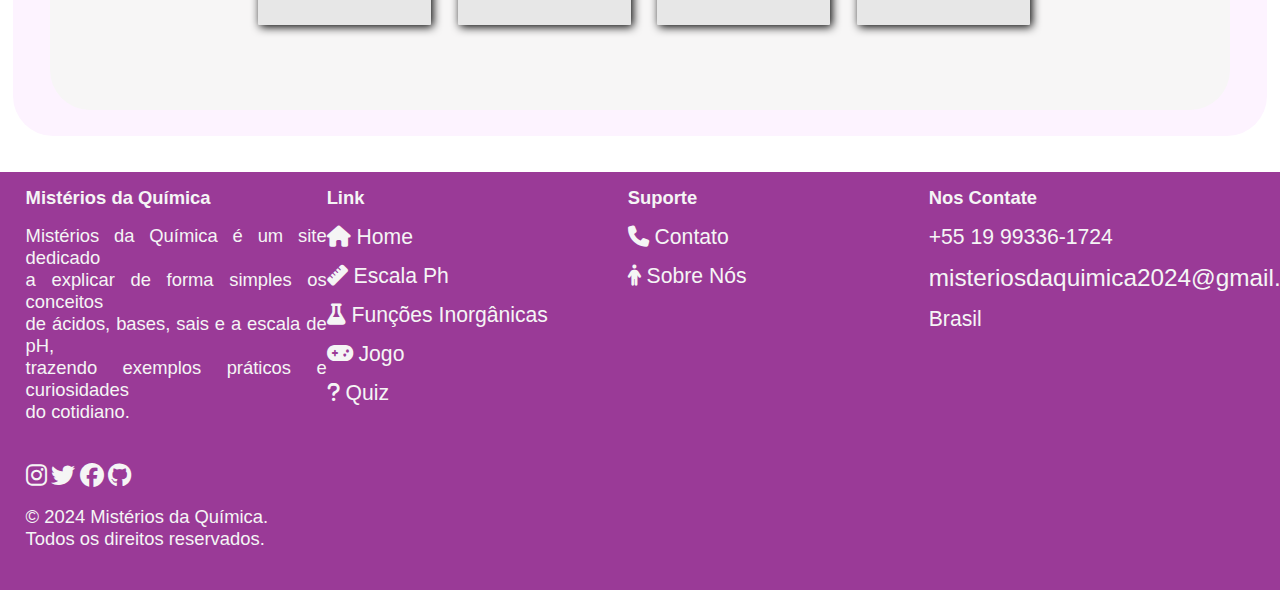
<file: Mistérios_da_Quimica/Ácidos/cards_acidos.html>
<!DOCTYPE html>
<html lang="en">

<head>
    <meta charset="UTF-8">
    <meta name="viewport" content="width=device-width, initial-scale=1.0">
    <link rel="stylesheet" href="https://cdnjs.cloudflare.com/ajax/libs/font-awesome/6.1.1/css/all.min.css">
    <link rel="stylesheet" type="text/css" href="saisstyle.css">
    <link rel="icon" href="images/icone.ico" type="image/x-icon">
    <title>M&Q ||</title>
</head>

<body>
    <nav>
        <img class="imagem" src="images/Quimica.png">
        <div class="menu">
            <ul>
                <li><a href="../home/quimica.html">Home</a></li>
                <li><a href="../Escala_PH/escala/index.html">Escala de pH</a></li>
                <li class="dropdown">
                    <a href=""><b>Funções Inorgânicas </b><i class="fa-solid fa-arrow-down"></i></a>
                    <div class="dropdown-menu">
                        <a href="../Sais/cards_sais.html">Sais</a>
                        <a href="../Bases/cards_bases.html">Bases</a>
                        <a href="../Ácidos/cards_acidos.html"><b>Ácidos</b></a>
                    </div>
                </li>
                <li><a href="../trabalho_quimica/jogoquimica.php">Jogo</a></li>
                <li><a href="../Quiz/index.html">Quiz</a></li>
                <li class="direita">
                    <a href="../sobre_nos/index.html"><i class="fa-solid fa-atom"></i></a>
                </li>
            </ul>
        </div>
    </nav>
    <article>
    <h1>Resumo sobre Ácidos:</h1>
    <br>
    <div class="content">
        
        <p>Substâncias ácidas são compostos químicos que, ao serem dissolvidos em água, liberam íons de hidrogênio (H⁺) na solução, conferindo-lhe um caráter ácido. Esses íons são responsáveis por várias propriedades características das soluções ácidas, como o sabor azedo, a capacidade de reagir com metais para liberar gás hidrogênio e a de neutralizar bases, formando sais e água. Os ácidos possuem um pH inferior a 7, sendo mais ácidos quanto mais baixo é esse valor. Em uma escala prática, o pH de ácidos fortes, como o ácido clorídrico (HCl), é muito baixo, enquanto ácidos fracos, como o ácido acético (encontrado no vinagre), possuem pH mais próximo de 7.

            <br><br>Existem dois principais tipos de ácidos:
            
           <br><br> <strong>Ácidos Inorgânicos:</strong> São ácidos que não contêm carbono em sua estrutura e incluem o ácido clorídrico (HCl), ácido sulfúrico (H₂SO₄) e ácido nítrico (HNO₃). Eles são amplamente utilizados na indústria química para a fabricação de fertilizantes, na limpeza de metais e em processos de refino. Os ácidos inorgânicos tendem a ser mais fortes, ou seja, liberam uma maior quantidade de íons H⁺, e são altamente corrosivos.
            
           <br><br> <strong>Ácidos Orgânicos:</strong> Contêm carbono em sua estrutura e incluem ácidos como o ácido acético (CH₃COOH), ácido cítrico e ácido láctico. São mais comuns em organismos vivos e produtos alimentícios, como frutas cítricas, leite e vinagre. Em geral, são ácidos fracos, liberando menos íons H⁺ em solução, e desempenham papéis importantes no metabolismo e nas funções celulares.
            
            <br><br>Propriedades e Aplicações das Substâncias Ácidas:
            <br><br><strong>Reatividade:</strong> Ácidos reagem com bases (substâncias alcalinas) em uma reação de neutralização, produzindo sais e água. Essa reatividade é explorada para criar produtos de amplo uso, como o sal de cozinha (cloreto de sódio) e fertilizantes.
            <br><strong>Corrosividade:</strong> Ácidos fortes são altamente corrosivos e podem reagir com metais, liberando gás hidrogênio (H₂). Essa propriedade é usada na limpeza e gravação de metais, porém exige cuidado para evitar acidentes.
            <br><strong>Funções Biológicas:</strong> No organismo, os ácidos são fundamentais para a digestão (como o ácido clorídrico no estômago) e para o equilíbrio ácido-base do corpo. Ácidos orgânicos como o ácido láctico e o ácido cítrico são essenciais em processos metabólicos e no fornecimento de energia celular.
            <br><strong>Usos Industriais:</strong> Ácidos como o ácido sulfúrico são amplamente utilizados na fabricação de produtos industriais, baterias e no tratamento de minérios. Já o ácido acético tem aplicação em alimentos e na produção de polímeros.
            <br>Essas características tornam as substâncias ácidas fundamentais em processos industriais, laboratoriais, e em várias funções biológicas, sendo cruciais para o desenvolvimento e a manutenção da vida e para o avanço tecnológico.</p>
   
    <div class="title">
        <br>
        <h2 class="sub-titulo">Exemplos de Ácidos</h2>
        <br>
    </div>
<div class="acidos_card">
        <div class="tudo">
    <div class="center">
        <!--Cards2-->
            <div class="cards">
                <div class="card">
                    <div class="image">
                        <img src="./images/acido-cloridrico.png">
                    </div>
                    <div class="title">
                        <h3>Ácido Clorídrico</h3>
                        <div class="des">
                            <p>HCl</p>
                        </div>
                    </div>
                </div>

            <!--Cards3-->
                <div class="card">
                    <div class="image">
                        <img src="./images/acido-sulfurico-10n1.png">
                    </div>
                    <div class="title">
                        <h3>Ácido Sulfúrico</h3>
                        <div class="des">
                            <p>H₂SO₄</p>
                        </div>
                    </div>
                </div>

            <!--Cards4-->
            <div class="card">
                <div class="image">
                    <img src="./images/acido-fluoridrico.png">
                </div>
                <div class="title">
                    <h3>Ácido Fluorídrico</h3>
                    <div class="des">
                        <p>HF</p>
                    </div>
                </div>
            </div>

            <!--Cards5-->
            <div class="card">
                <div class="image">
                    <img src="./images/Ácido_Cítrico.png">
                </div>
                <div class="title">
                    <h3>Ácido Cítrico</h3>
                    <div class="des">
                        <p>C₆H₈O₇</p>
                    </div>
                </div>
            </div>

            <!--Cards6-->
            <div class="card">
                <div class="image">
                    <img src="./images/Ácido_Lático.png">
                </div>
                <div class="title">
                <h3>Ácido Lático</h3>
                    <div class="des">
                        <p>C₃H₆O₃</p>
                    </div>
                </div>
            </div>

            <!--Cards7-->
            <div class="card">
                <div class="image">
                    <img src="./images/Ácido_ácetico.png">
                </div>
                <div class="title">
                    <h3>Ácido Acético</h3>
                    <div class="des">
                        <p>CH₃COOH</p>
                    </div>
                </div>
            </div>

            <!--Cards8-->
            <div class="card">
                <div class="image">
                    <img src="./images/Ácido_Fosfórico.png">
                </div>
                <div class="title">
                    <h3>Ácido Fosfórico</h3>
                    <div class="des">
                        <p>H₃PO₄</p>
                    </div>
                </div>
            </div>
        </div>

        <!--Cards9-->
            <div class="card">
                <div class="image">
                    <img src="./images/Ácido_Nítrico.png">
                </div>
                <div class="title">
                    <h3>Ácido Nítrico</h3>
                    <div class="des">
                        <p>HNO₃</p>
                    </div>
                </div>
                </div>
            </div>
    </div>
</div>
</div>
</div>
</article>

        
    <br>
    <div>
        <br>
        <footer>
            <div class="container">
                <ul>
                    <h3>Mistérios da Química</h3>
                    <p>Mistérios da Química é um site dedicado
                        <br>a explicar de forma simples os conceitos<br>de ácidos, bases, sais e a escala de pH,
                        <br> trazendo exemplos práticos e curiosidades<br>do cotidiano.
                    </p>
                    <div class="redes-sociais">
                        <i class="fa-brands fa-instagram"></i>
                        <i class="fa-brands fa-twitter"></i>
                        <i class="fa-brands fa-facebook"></i>
                        <i class="fa-brands fa-github"></i>
                    </div>
                    <br />
                    <p>© 2024 Mistérios da Química. <br>Todos os direitos reservados.</p>
                </ul>
                <ul>
                    <h3>Link</h3>
                    <li><a href="../home/quimica.html"><i class="fa-solid fa-house"></i> Home</a></li>
                    <li><a href="../Escala_PH/escala/index.html"><i class="fa-solid fa-ruler"></i> Escala Ph</a></li>
                    <li><a href="../Ácidos/cards_acidos.html"><i class="fa-solid fa-flask"></i> Funções Inorgânicas</a></li>
                    <li><a href="../trabalho_quimica/jogoquimica.php"><i class="fa-solid fa-gamepad"></i> Jogo</a></li>
                    <li><a href="../Quiz/index.html"><i class="fa-solid fa-question"></i> Quiz</a></li>
                </ul>
                <ul>
                    <h3>Suporte</h3>
                    <li><a href="#"><i class="fa-solid fa-phone"></i> Contato</a></li>
                    <li><a href="../sobre_nos/index.html"><i class="fa-solid fa-person"></i> Sobre Nós</a></li>
                </ul>
                <ul>
                    <h3>Nos Contate</h3>
                    <li>
                        <p>+55 19 99336-1724</p>
                    </li>
                    <li>
                        <p><a href="mailto:misteriosdaquimica2024@gmail.com">misteriosdaquimica2024@gmail.com</a></p>
                    </li>
                    <li>
                        <p>Brasil</p>
                    </li>
                </ul>
            </div>
    
    
        </footer>
    </div>
</body>

</html>
</file>
<file: Mistérios_da_Quimica/Quiz/style.css>
/* importing google fonts */
@import url('https://fonts.googleapis.com/css2?family=Poppins:wght@200;300;400;500;600;700&display=swap');
*{
	margin: 0;
	padding: 0;
	box-sizing: border-box;
	font-family:arial;
    
}
/*menu*/
.imagem{
    width: 25%;
    display: block;
    margin-left: auto;
    margin-right: auto;
	height: 20%;
}
.direita{float: right;}

nav{
	text-align:center;
    background-color: #9a3a97;
	font-size:20px;
    font-family: Courier;
}

nav li{
    display: inline-block;
		padding-left:30px;
}

nav li a{
    display: inline-block;
    color: black;
    text-decoration: none;
    padding: 15px;
}

nav li a:hover{
    background-color: #d4a9d8;
    border-radius: 0.8%;
}

.menu{
    background-color: #e7e7e7;
}

.dropdown-menu{
    position: absolute;
    display: none;
    box-shadow: 0 0 2px black;
}

.dropdown-menu a:hover{
    background-color: #d4a9d8;
}

.dropdown-menu a{
    display: block;
    color: black;
    background-color: #e7e7e7;
}

.dropdown:hover .dropdown-menu{
    display: block;
}

body{
    background: whitesmoke;
}

/*Titulo*/
h1{
    background-color: #e7e7e7;
    background-color: #edc9ed;
    color: black;
    padding: inherit;
    text-align: center;
    font-family: georgia;
    padding-bottom: 0.6%;
    padding-top: 0.6%;;
  
}
h1{
      font-size: 32px;
}
p{
    padding-top: 0%;
    font-size: 115%;
    font-family: arial;
    text-align: justify;
    text-align: center;
	top: 50%; left: 50%; 
	display: flex;
	justify-content: center;
	display: grid;
    
}

 .content{
    background-color: #fdf3ff;
    padding: 2%;
    border-radius: 40px;
    width: 98%;
    margin-left: auto;
    margin-right: auto;
 }

::selection{
    color: #fff;
    background: #ebf3e7;
}

.start_btn,
.info_box,
.quiz_box,
.result_box{
    position: absolute;
    top: 50%;
    left: 50%;
    transform: translate(-50%, -50%);
    box-shadow: 0 4px 8px 0 rgba(0, 0, 0, 0.2), 
                0 6px 20px 0 rgba(0, 0, 0, 0.19);
}

.info_box.activeInfo,
.quiz_box.activeQuiz,
.result_box.activeResult{
    opacity: 1;
    z-index: 5;
    pointer-events: auto;
    transform: translate(-50%, -50%) scale(1);
}

.start_btn button{
    font-size: 25px;
    font-weight: 500;
    color: #9a3a97;
    padding: 15px 30px;
    outline: none;
    border: none;
    border-radius: 5px;
    background: #fff;
    cursor: pointer;
}

.info_box{
    width: 540px;
    background: #fff;
    border-radius: 5px;
    transform: translate(-50%, -50%) scale(0.9);
    opacity: 0;
    pointer-events: none;
    transition: all 0.3s ease;
}

.info_box .info-title{
    height: 60px;
    width: 100%;
    border-bottom: 1px solid lightgrey;
    display: flex;
    align-items: center;
    padding: 0 30px;
    border-radius: 5px 5px 0 0;
    font-size: 20px;
    font-weight: 600;
}

.info_box .info-list{
    padding: 15px 30px;
}

.info_box .info-list .info{
    margin: 5px 0;
    font-size: 17px;
}

.info_box .info-list .info span{
    font-weight: 600;
    color: #9a3a97;
}
.info_box .buttons{
    height: 60px;
    display: flex;
    align-items: center;
    justify-content: flex-end;
    padding: 0 30px;
    border-top: 1px solid lightgrey;
}

.info_box .buttons button{
    margin: 0 5px;
    height: 40px;
    width: 100px;
    font-size: 16px;
    font-weight: 500;
    cursor: pointer;
    border: none;
    outline: none;
    border-radius: 5px;
    border: 1px solid #7a2e78;
    transition: all 0.3s ease;
}

.quiz_box{
    width: 550px;
    background: #fff;
    border-radius: 5px;
    transform: translate(-50%, -50%) scale(0.9);
    opacity: 0;
    pointer-events: none;
    transition: all 0.3s ease;
}

.quiz_box header{
    position: relative;
    z-index: 2;
    height: 70px;
    padding: 0 30px;
    background: #fff;
    border-radius: 5px 5px 0 0;
    display: flex;
    align-items: center;
    justify-content: space-between;
    box-shadow: 0px 3px 5px 1px rgba(0,0,0,0.1);
}

.quiz_box header .title{
    font-size: 20px;
    font-weight: 600;
}

.quiz_box header .timer{
    color: black;
    background: white;
    border: 1px solid #7a2e78;
    height: 45px;
    padding: 0 8px;
    border-radius: 5px;
    display: flex;
    align-items: center;
    justify-content: space-between;
    width: 145px;
}

.quiz_box header .timer .time_left_txt{
    font-weight: 400;
    font-size: 17px;
    user-select: none;
}

.quiz_box header .timer .timer_sec{
    font-size: 18px;
    font-weight: 500;
    height: 30px;
    width: 45px;
    color: #fff;
    border-radius: 5px;
    line-height: 30px;
    text-align: center;
    background: #f5d1f4;
    border: 1px solid #7a2e78;
    user-select: none;
}

.quiz_box header .time_line{
    position: absolute;
    bottom: 0px;
    left: 0px;
    height: 3px;
    background: #9a3a97;
}

section{
    background: #fff;
}

section .que_text{
    font-size: 25px;
    font-weight: 600;
    padding: 15px;
}

section .option_list{
    padding: 20px 0px;
    display: block;   
    padding: 4%;
}

section .option_list .option{
    background: #fef3fd;
    border: 1px solid #7a2e78;
    border-radius: 5px;
    padding: 8px 15px;
    font-size: 17px;
    margin-bottom: 15px;
    cursor: pointer;
    transition: all 0.3s ease;
    display: flex;
    align-items: center;
    justify-content: space-between;
}

section .option_list .option:last-child{
    margin-bottom: 0px;
}

section .option_list .option:hover{
    color: black;
    background: #c18bbf;
    border: 1px solid #7a2e78;
}

section .option_list .option.correct{
    color: #155724;
    background: #d4edda;
    border: 1px solid #96c67f;
}

section .option_list .option.incorrect{
    color: #721c24;
    background: #f8d7da;
    border: 1px solid #f5c6cb;
}

section .option_list .option.disabled{
    pointer-events: none;
}

section .option_list .option .icon{
    height: 26px;
    width: 26px;
    border: 2px solid transparent;
    border-radius: 50%;
    text-align: center;
    font-size: 13px;
    pointer-events: none;
    transition: all 0.3s ease;
    line-height: 24px;
}
.option_list .option .icon.tick{
    color: #23903c;
    border-color: #23903c;
    background: #d4edda;
}

.option_list .option .icon.cross{
    color: #a42834;
    background: #f8d7da;
    border-color: #a42834;
}

.quiz-footer{
    height: 60px;
    padding: 0 30px;
    display: flex;
    align-items: center;
    justify-content: space-between;
    border-top: 1px solid #7a2e78;
}

.quiz-footer .total_que span{
    display: flex;
    user-select: none;
}

.quiz-footer .total_que span p{
    font-weight: 500;
    padding: 0 5px;
}

.quiz-footer .total_que span p:first-child{
    padding-left: 0px;
}

.quiz-footer button{
    height: 40px;
    padding: 0 13px;
    font-size: 18px;
    font-weight: 400;
    cursor: pointer;
    border: none;
    outline: none;
    color: black;
    border-radius: 5px;
    background: #fde7fc;
    border: 1px solid #7a2e78;
    line-height: 10px;
    opacity: 0;
    pointer-events: none;
    transform: scale(0.95);
    transition: all 0.3s ease;
}

.quiz-footer button:hover{
    background: #a959a7;
}

.quiz-footer button.show{
    opacity: 1;
    pointer-events: auto;
    transform: scale(1);
}

.result_box{
    background: #fff;
    border-radius: 5px;
    display: flex;
    padding: 25px 30px;
    width: 450px;
    align-items: center;
    flex-direction: column;
    justify-content: center;
    transform: translate(-50%, -50%) scale(0.9);
    opacity: 0;
    pointer-events: none;
    transition: all 0.3s ease;
}

.result_box .icon{
    font-size: 100px;
    color: #f5d1f4;
    margin-bottom: 10px;
}

.result_box .complete_text{
    font-size: 20px;
    font-weight: 500;
}

.result_box .score_text span{
    display: flex;
    margin: 10px 0;
    font-size: 18px;
    font-weight: 500;
}

.result_box .score_text span p{
    padding: 0 4px;
    font-weight: 600;
}

.result_box .buttons{
    display: flex;
    margin: 20px 0;
}

.result_box .buttons button{
    margin: 0 10px;
    height: 45px;
    padding: 0 20px;
    font-size: 18px;
    font-weight: 500;
    cursor: pointer;
    border: none;
    outline: none;
    border-radius: 5px;
    border: 1px solid #7a2e78;
    transition: all 0.3s ease;
}

.buttons button.restart{
    color: black;
    background: #f5d1f4;
}

.buttons button.restart:hover{
    background: #a959a7;
    color: #fff;
}

.buttons button.quit{
    color: black;
    background: #f5d1f4;
}

.buttons button.quit:hover{
    color: #fff;
    background: #a959a7;
}

 /*footer*/
 li {
    list-style-type: none;
    font-weight: 200;
  }

.footer-pag{
    margin-top: 35%;
    background-color: #9a3a97;
    color: whitesmoke
 }
 .footer-pag a {
    text-decoration: none;
    color: whitesmoke
 }

 .footer-pag .container{display: flex; padding-left: 2%;}

 .footer-pag .container ul{
    width: 24%;
 }

 .footer-pag .container h3{
    padding-top: 5%;
    margin-bottom: 16px;
    font-family: arial;
    font-size: 115%;
 }

 .redes-sociais i {
    font-size: 24px; 
}

.footer-pag .container ul > p{
    margin-bottom: 40px;
 }

 .footer-pag .container li{
    margin: 5% 0;
    font-size: 115%;
 }

 .footer-pag .container a{
    color: white;
 }

 .footer-pag ul h3 {
    font-size: 110%; /* Ajuste o tamanho do título "Nos Contate" */
}

.footer-pag ul p {
    font-size: 115%; /* Ajuste o tamanho do texto dentro dos parágrafos */
}

.footer-pag ul li a {
    font-size: 115%; /* Ajuste o tamanho dos links */
}
</file>
<file: Mistérios_da_Quimica/sobre_nos/style.css>
*{
	margin: 0;
	padding: 0;
	box-sizing: border-box;
	font-family:arial;
    
}
/*menu*/
.imagem{
    width: 25%;
    display: block;
    margin-left: auto;
    margin-right: auto;
	height: 20%;
}
.direita{float: right;}

nav{
	text-align:center;
    background-color: #9a3a97;
	font-size:20px;
    font-family: Courier;
}

nav li{
    display: inline-block;
		padding-left:30px;
}

nav li a{
    display: inline-block;
    color: black;
    text-decoration: none;
    padding: 15px;
}

nav li a:hover{
    background-color: #d4a9d8;
    border-radius: 0.8%;
}

.menu{
    background-color: #e7e7e7;
}

.dropdown-menu{
    position: absolute;
    display: none;
    box-shadow: 0 0 2px black;
}

.dropdown-menu a:hover{
    background-color: #d4a9d8;
}

.dropdown-menu a{
    display: block;
    color: black;
    background-color: #e7e7e7;
}

.dropdown:hover .dropdown-menu{
    display: block;
}

/* título*/

h1{
    background-color: #e7e7e7;
    background-color: #edc9ed;
    color: black;
    padding: inherit;
    text-align: center;
    font-family: georgia;
    padding-bottom: 0.6%;
    padding-top: 0.6%;
}

p{
    padding-top: 0%;
    font-size: 115%;
    font-family: arial;
    text-align: justify;
}
article{
    text-align: center;
	top: 50%; left: 50%; 
	display: flex;
	justify-content: center;
	display: grid;
}
 .content{
    background-color: #fdf3ff;
    padding: 2%;
    border-radius: 40px;
    width: 98%;
    margin-left: auto;
    margin-right: auto;
 }
    





     /*footer*/
 li {
    list-style-type: none;
    font-weight: 200;
  }

footer{
    background-color: #9a3a97;
    color: whitesmoke
 }
 footer a {
    text-decoration: none;
    color: whitesmoke
 }

 footer .container{display: flex; padding-left: 2%;}

 footer .container ul{
    width: 24%;
 }

 footer .container h3{
    padding-top: 5%;
    margin-bottom: 16px;
    font-family: arial;
    font-size: 115%;
 }

 .redes-sociais i {
    font-size: 24px; 
}

 footer .container ul > p{
    margin-bottom: 40px;
 }

 footer .container li{
    margin: 5% 0;
    font-size: 115%;
 }

 footer.container a{
    color: white;
 }

 footer ul h3 {
    font-size: 110%; /* Ajuste o tamanho do título "Nos Contate" */
}

footer ul p {
    font-size: 115%; /* Ajuste o tamanho do texto dentro dos parágrafos */
}

footer ul li a {
    font-size: 115%; /* Ajuste o tamanho dos links */
}
</file>
<file: Mistérios_da_Quimica/Escala_PH/escala/copia.css>
*{
	margin: 0;
	padding: 0;
	box-sizing: border-box;
	font-family:arial;
    
}
/*menu*/
.imagem{
    width: 25%;
    display: block;
    margin-left: auto;
    margin-right: auto;
	height: 20%;
}
.direita{float: right;}

nav{
	text-align:center;
    background-color: #9a3a97;
	font-size:20px;
    font-family: Courier;
}

nav li{
    display: inline-block;
		padding-left:30px;
}

nav li a{
    display: inline-block;
    color: black;
    text-decoration: none;
    padding: 15px;
}

nav li a:hover{
    background-color: #d4a9d8;
    border-radius: 0.8%;
}

.menu{
    background-color: #e7e7e7;
}

.dropdown-menu{
    position: absolute;
    display: none;
    box-shadow: 0 0 2px black;
}

.dropdown-menu a:hover{
    background-color: #d4a9d8;
}

.dropdown-menu a{
    display: block;
    color: black;
    background-color: #e7e7e7;
}

.dropdown:hover .dropdown-menu{
    display: block;
}

/* título*/

h1{
    background-color: #e7e7e7;
    background-color: #edc9ed;
    color: black;
    padding: inherit;
    text-align: center;
    font-family: georgia;
    padding-bottom: 0.6%;
    padding-top: 0.6%;
}

/*tabela e conteúdo*/
.zero{background-color: #ff2400;}
.one{background-color: #ff6b24;}
.two{background-color: #ffaa46;}
.three{background-color: #ffd047;}
.four{background-color: #fff52e;}
.five{background-color: #b6ff24;}
.six{background-color: #21ff28}
.seven{background-color: #00c102;}
.eight{background-color: #008820;}
.nine{background-color: #00d16f;}
.ten{background-color: #2fd6ff;}
.eleven{background-color: #00a6ed;}
.twelve{background-color: #5034ff;}
.thirteen{background-color: #6d47ff;}
.fourteen{background-color: #a626a6;}

h1.funciona{
        background-color: #e7e7e7;
        background-color: #96c67f;
        color: black;
        padding: inherit;
        text-align: center;
        font-family: georgia;
        padding-bottom: 10%;
        padding-top: 10%;
}
p{
    padding-top: 0%;
    font-size: 130%;
    font-family: arial;
    text-align: justify;
}
article{
    text-align: center;
	top: 50%; left: 50%; 
	display: flex;
	justify-content: center;
	display: grid;
}

table{
    width: 100%;
    justify-content: center;
    margin-left: auto;
    margin-right: auto;
    table-layout: fixed;
}
tr{
    height: 80%;
}
 tr, td{
    padding: 1%;
    text-align: justify;
 }

 .content{
    background-color: #fdf3ff;
    padding: 2%;
    border-radius: 40px;
    width: 98%;
    margin-left: auto;
    margin-right: auto;
 }
 
 h2.esquerda{float: left}
 
 .imagem{
    margin-left: auto;
    margin-right: auto;
 }

 /*footer*/
 li {
    list-style-type: none;
    font-weight: 200;
  }

footer{
    background-color: #9a3a97;
    color: whitesmoke
 }
 footer a {
    text-decoration: none;
    color: whitesmoke
 }

 footer .container{display: flex; padding-left: 2%;}

 footer .container ul{
    width: 24%;
 }

 footer .container h3{
    padding-top: 5%;
    margin-bottom: 16px;
    font-family: arial;
    font-size: 115%;
 }

 .redes-sociais i {
    font-size: 24px; 
}

 footer .container ul > p{
    margin-bottom: 40px;
 }

 footer .container li{
    margin: 5% 0;
    font-size: 115%;
 }

 footer.container a{
    color: white;
 }

 footer ul h3 {
    font-size: 110%; /* Ajuste o tamanho do título "Nos Contate" */
}

footer ul p {
    font-size: 115%; /* Ajuste o tamanho do texto dentro dos parágrafos */
}

footer ul li a {
    font-size: 115%; /* Ajuste o tamanho dos links */
}
</file>
<file: Mistérios_da_Quimica/Bases/saisstyle.css>
*{
	margin: 0;
	padding: 0;
	box-sizing: border-box;
	font-family:arial;
    
}
body{
    font-family: arial;
    align-items: center;
}
.imagem{
    width: 25%;
    display: block;
    margin-left: auto;
    margin-right: auto;
	height: 20%;
}
.direita{float: right;}

nav{
	text-align:center;
    background-color: #9a3a97;
	font-size:20px;
    font-family: Courier;
}

nav li{
    display: inline-block;
		padding-left:30px;
}

nav li a{
    display: inline-block;
    color: black;
    text-decoration: none;
    padding: 15px;
}

nav li a:hover{
    background-color: #d4a9d8;
    border-radius: 0.8%;
}

.menu{
    background-color: #e7e7e7;
}

.dropdown-menu{
    position: absolute;
    display: none;
    box-shadow: 0 0 2px black;
}

.dropdown-menu a:hover{
    background-color: #d4a9d8;
}

.dropdown-menu a{
    display: block;
    color: black;
    background-color: #e7e7e7;
}

.dropdown:hover .dropdown-menu{
    display: block;
}

/* título*/

h1{
    font-size: 32px;
    background-color: #e7e7e7;
    background-color: #edc9ed;
    color: black;
    padding: inherit;
    text-align: center;
    font-family: georgia;
    padding-bottom: 0.6%;
    padding-top: 0.6%;
}

h1{
    font-size: 32px;
}

h2{
    background-color: #e7e7e7;
    background-color: #d8a7d8;
    color: black;
    padding: 0;
    text-align: center;
    font-family: georgia;
    padding-bottom: 0.6%;
    padding-top: 0.6%;
}

.content{
    background-color: #fdf3ff;
    padding: 2%;
    border-radius: 40px;
    width: 98%;
    margin-left: auto;
    margin-right: auto;
 }
 p{
    padding-top: 0%;
    font-size: 115%;
    font-family: arial;
    text-align: justify;
}
article{
    text-align: center;
	top: 50%; left: 50%; 
	display: flex;
	justify-content: center;
	display: grid;
}
.card{
    height: 300px;
    width: 18%;
    float: left;
    background-color: #e7e7e7;
    border-radius: 0.5%;
    margin: 1.4%;
    box-shadow: 2px 2px 10px black;
}
.card:hover{
    box-shadow: 6px 6px 14px black;
}
.image{
    border-top-right-radius: 0.5%;
    border-top-left-radius: 0.5%;
    padding-top: 5%;
    margin-right: 5%;
    margin-left: 5%;
}
.image img{
    width: 100%;
    border-radius: 0.5%;
}

.des{
    text-align: center;
    padding: 0.4%;
}
button{
    margin-top: 2.5%;
    margin-bottom: 2.5%;
    background-color: white;
    border: 0.2% solid black;
    padding: 0.5%;
    border-radius: 0.5%;
}
button:hover{
    background-color: black;
    color: white;
    transition: .5s;
    cursor: pointer;
}
.tudo{
    margin-left: auto;
    margin-right: auto;
}

.center{
    margin-left:15%;
}

.center h2{
    font-size: 180%;
    text-align: center;
    font-family: arial;
}

.center p{
    font-size: 150%;
    text-align: center;
}

/*footer*/

footer{
    background-color: #9a3a97;
    color: whitesmoke;
   
 }

 footer li {
    list-style-type: none;
    font-weight: 200;
  }
 footer a {
    text-decoration: none;
    color: whitesmoke
 }

 footer .container{display: flex; padding-left: 2%;}

 footer .container ul{
    width: 24%;
 }

 footer .container h3{
    padding-top: 5%;
    margin-bottom: 16px;
    font-family: arial;
    font-size: 115%;
 }

 .redes-sociais i {
    font-size: 24px; 
}

 footer .container ul > p{
    margin-bottom: 40px;
 }

 footer .container li{
    margin: 5% 0;
    font-size: 115%;
 }

 footer.container a{
    color: white;
 }

 footer ul h3 {
    font-size: 110%; /* Ajuste o tamanho do título "Nos Contate" */
}

footer ul p {
    font-size: 115%; /* Ajuste o tamanho do texto dentro dos parágrafos */
}

footer ul li a {
    font-size: 115%; /* Ajuste o tamanho dos links */
}
</file>
<file: Mistérios_da_Quimica/home/quimica.css>
*{
	margin: 0;
	padding: 0;
	box-sizing: border-box;
	font-family:arial;
    
}
/*menu*/
.imagem{
    width: 25%;
    display: block;
    margin-left: auto;
    margin-right: auto;
	height: 20%;
}
.direita{float: right;}

nav{
	text-align:center;
    background-color: #9a3a97;
	font-size:20px;
    font-family: Courier;
}

nav li{
    display: inline-block;
		padding-left:30px;
}

nav li a{
    display: inline-block;
    color: black;
    text-decoration: none;
    padding: 15px;
}

nav li a:hover{
    background-color: #d4a9d8;
    border-radius: 0.8%;
}

.menu{
    background-color: #e7e7e7;
}

.dropdown-menu{
    position: absolute;
    display: none;
    box-shadow: 0 0 2px black;
}

.dropdown-menu a:hover{
    background-color: #d4a9d8;
}

.dropdown-menu a{
    display: block;
    color: black;
    background-color: #e7e7e7;
}

.dropdown:hover .dropdown-menu{
    display: block;
}

/* título*/

h1{
    background-color: #e7e7e7;
    background-color: #edc9ed;
    color: black;
    padding: inherit;
    text-align: center;
    font-family: georgia;
    padding-bottom: 0.6%;
    padding-top: 0.6%;
}

p{
    padding-top: 0%;
    font-size: 115%;
    font-family: arial;
    text-align: justify;
}
article{
    text-align: center;
	top: 50%; left: 50%; 
	display: flex;
	justify-content: center;
	display: grid;
}
 .content{
    background-color: #fdf3ff;
    padding: 2%;
    border-radius: 40px;
    width: 98%;
    margin-left: auto;
    margin-right: auto;
 }
    
.imagem-ar{
	width:25%;
	height:25%;
	float:right;
    padding: 2%;
 }
h3{
	text-align:left;
}
li {
    list-style-type: none;}

     /*footer*/
 li {
    list-style-type: none;
    font-weight: 200;
  }

footer{
    background-color: #9a3a97;
    color: whitesmoke
 }
 footer a {
    text-decoration: none;
    color: whitesmoke
 }

 footer .container{display: flex; padding-left: 2%;}

 footer .container ul{
    width: 24%;
 }

 footer .container h3{
    padding-top: 5%;
    margin-bottom: 16px;
    font-family: arial;
    font-size: 115%;
 }

 .redes-sociais i {
    font-size: 24px; 
}

 footer .container ul > p{
    margin-bottom: 40px;
 }

 footer .container li{
    margin: 5% 0;
    font-size: 115%;
 }

 footer.container a{
    color: white;
 }

 footer ul h3 {
    font-size: 110%; /* Ajuste o tamanho do título "Nos Contate" */
}

footer ul p {
    font-size: 115%; /* Ajuste o tamanho do texto dentro dos parágrafos */
}

footer ul li a {
    font-size: 115%; /* Ajuste o tamanho dos links */
}
</file>
<file: Mistérios_da_Quimica/Sais/saisstyle.css>
*{
	margin: 0;
	padding: 0;
	box-sizing: border-box;
	font-family:arial;
    
}
body{
    font-family: arial;
    align-items: center;
}
.imagem{
    width: 25%;
    display: block;
    margin-left: auto;
    margin-right: auto;
	height: 20%;
}
.direita{float: right;}

nav{
	text-align:center;
    background-color: #9a3a97;
	font-size:20px;
    font-family: Courier;
}

nav li{
    display: inline-block;
		padding-left:30px;
}

nav li a{
    display: inline-block;
    color: black;
    text-decoration: none;
    padding: 15px;
}

nav li a:hover{
    background-color: #d4a9d8;
    border-radius: 0.8%;
}

.menu{
    background-color: #e7e7e7;
}

.dropdown-menu{
    position: absolute;
    display: none;
    box-shadow: 0 0 2px black;
}

.dropdown-menu a:hover{
    background-color: #d4a9d8;
}

.dropdown-menu a{
    display: block;
    color: black;
    background-color: #e7e7e7;
}

.dropdown:hover .dropdown-menu{
    display: block;
}

/* título*/

h1{
    background-color: #e7e7e7;
    background-color: #edc9ed;
    color: black;
    padding: inherit;
    text-align: center;
    font-family: georgia;
    padding-bottom: 0.6%;
    padding-top: 0.6%;
    font-size: 32px;
}

h1{
    font-size: 32px;
}

h2{
    text-align: center;
}
h2{
    background-color: #e7e7e7;
    background-color: #d8a7d8;
    color: black;
    padding: 0;
    text-align: center;
    font-family: georgia;
    padding-bottom: 0.6%;
    padding-top: 0.6%;
}
.content{
    background-color: #fdf3ff;
    padding: 2%;
    border-radius: 40px;
    width: 98%;
    margin-left: auto;
    margin-right: auto;
 }
 p{
    padding-top: 0%;
    font-size: 115%;
    font-family: arial;
    text-align: justify;
}
article{
    text-align: center;
	top: 50%; left: 50%; 
	display: flex;
	justify-content: center;
	display: grid;
}
.card{
    height: 300px;
    width: 18%;
    float: left;
    background-color: #e7e7e7;
    border-radius: 0.5%;
    margin: 1.4%;
    box-shadow: 2px 2px 10px black;
}
.card:hover{
    box-shadow: 6px 6px 14px black;
}
.image{
    border-top-right-radius: 0.5%;
    border-top-left-radius: 0.5%;
    padding-top: 5%;
    margin-right: 5%;
    margin-left: 5%;
}
.image img{
    width: 100%;
    border-radius: 0.5%;
}

.des{
    text-align: center;
    padding: 0.4%;
}
button{
    margin-top: 2.5%;
    margin-bottom: 2.5%;
    background-color: white;
    border: 0.2% solid black;
    padding: 0.5%;
    border-radius: 0.5%;
}
button:hover{
    background-color: black;
    color: white;
    transition: .5s;
    cursor: pointer;
}
.tudo{
    margin-left: auto;
    margin-right: auto;
}

.center{
    margin-left:15%;
}

.center h2{
    font-size: 180%;
    text-align: center;
    font-family: arial;
}

.center p{
    font-size: 150%;
    text-align: center;
}

/*footer*/

footer{
    background-color: #9a3a97;
    color: whitesmoke;
    
 }

 footer li {
    list-style-type: none;
    font-weight: 200;
    
  }
 footer a {
    text-decoration: none;
    color: whitesmoke
 }

 footer .container{display: flex; padding-left: 2%;}

 footer .container ul{
    width: 24%;
 }

 footer .container h3{
    padding-top: 5%;
    margin-bottom: 16px;
    font-family: arial;
    font-size: 115%;
 }

 .redes-sociais i {
    font-size: 24px; 
}

 footer .container ul > p{
    margin-bottom: 40px;
 }

 footer .container li{
    margin: 5% 0;
    font-size: 115%;
 }

 footer.container a{
    color: white;
 }

 footer ul h3 {
    font-size: 110%; /* Ajuste o tamanho do título "Nos Contate" */
}

footer ul p {
    margin: 5%;
    font-size: 115%; /* Ajuste o tamanho do texto dentro dos parágrafos */
}

footer ul li a {
    font-size: 115%; /* Ajuste o tamanho dos links */
}
</file>
<file: Mistérios_da_Quimica/Ácidos/saisstyle.css>
*{
	margin: 0;
	padding: 0;
	box-sizing: border-box;
	font-family:arial;
    
}
body{
    font-family: arial;
    align-items: center;
}

h1{
    background-color: #e7e7e7;
    background-color: #edc9ed;
    color: black;
    padding: inherit;
    text-align: center;
    font-family: georgia;
    padding-bottom: 0.6%;
    padding-top: 0.6%;
}

h1{
    font-size: 32px;
}

h2{
    background-color: #e7e7e7;
    background-color: #d8a7d8;
    color: black;
    padding: 0;
    text-align: center;
    font-family: georgia;
    padding-bottom: 0.6%;
    padding-top: 0.6%;
}
.imagem{
    width: 25%;
    display: block;
    margin-left: auto;
    margin-right: auto;
	height: 20%;
}
.direita{float: right;}

nav{
	text-align:center;
    background-color: #9a3a97;
	font-size:20px;
    font-family: Courier;
}

nav li{
    display: inline-block;
		padding-left:30px;
}

nav li a{
    display: inline-block;
    color: black;
    text-decoration: none;
    padding: 15px;
}

nav li a:hover{
    background-color: #d4a9d8;
    border-radius: 0.8%;
}

.menu{
    background-color: #e7e7e7;
}

.dropdown-menu{
    position: absolute;
    display: none;
    box-shadow: 0 0 2px black;
}

.dropdown-menu a:hover{
    background-color: #d4a9d8;
}

.dropdown-menu a{
    display: block;
    color: black;
    background-color: #e7e7e7;
}

.dropdown:hover .dropdown-menu{
    display: block;
}

/* título*/

.content{
    background-color: #fdf3ff;
    padding: 2%;
    border-radius: 40px;
    width: 98%;
    margin-left: auto;
    margin-right: auto;
 }

 p{
    padding-top: 0%;
    font-size: 115%;
    font-family: arial;
    text-align: justify;
}
article{
    text-align: center;
	top: 50%; left: 50%; 
	display: flex;
	justify-content: center;
	display: grid;
}
.card{
    height: 300px;
    width: 18%;
    float: left;
    background-color: #e7e7e7;
    border-radius: 0.5%;
    margin: 1.4%;
    box-shadow: 2px 2px 10px black;
}
.card:hover{
    box-shadow: 6px 6px 14px black;
}
.image{
    border-top-right-radius: 0.5%;
    border-top-left-radius: 0.5%;
    padding-top: 5%;
    margin-right: 5%;
    margin-left: 5%;
}
.image img{
    width: 100%;
    border-radius: 0.5%;
}

.des{
    text-align: center;
    padding: 0.4%;
}
button{
    margin-top: 2.5%;
    margin-bottom: 2.5%;
    background-color: white;
    border: 0.2% solid black;
    padding: 0.5%;
    border-radius: 0.5%;
}
button:hover{
    background-color: black;
    color: white;
    transition: .5s;
    cursor: pointer;
}
.tudo{
    margin-left: auto;
    margin-right: auto;
}

.center{
    margin-left:15%;
}

.center h2{
    font-size: 180%;
    text-align: center;
    font-family: arial;
}

.center p{
    font-size: 150%;
    text-align: center;
}

/*footer*/

footer{
    background-color: #9a3a97;
    color: whitesmoke;
 }

 footer li {
    list-style-type: none;
    font-weight: 200;
  }
 footer a {
    text-decoration: none;
    color: whitesmoke
 }

 footer .container{display: flex; padding-left: 2%;}

 footer .container ul{
    width: 24%;
 }

 footer .container h3{
    padding-top: 5%;
    margin-bottom: 16px;
    font-family: arial;
    font-size: 115%;
 }

 .redes-sociais i {
    font-size: 24px; 
}

 footer .container ul > p{
    margin-bottom: 40px;
 }

 footer .container li{
    margin: 5% 0;
    font-size: 115%;
 }

 footer.container a{
    color: white;
 }

 footer ul h3 {
    font-size: 110%; /* Ajuste o tamanho do título "Nos Contate" */
}

footer ul p {
    font-size: 115%; /* Ajuste o tamanho do texto dentro dos parágrafos */
}

footer ul li a {
    font-size: 115%; /* Ajuste o tamanho dos links */
}

.acidos_card{
    background-color: #f7f6f6;
    padding: 2%;
    border-radius: 40px;
    width: 98%;
    margin-left: auto;
    margin-right: auto;
    max-height: 1200px;
    height: 750px;
 }
</file>
